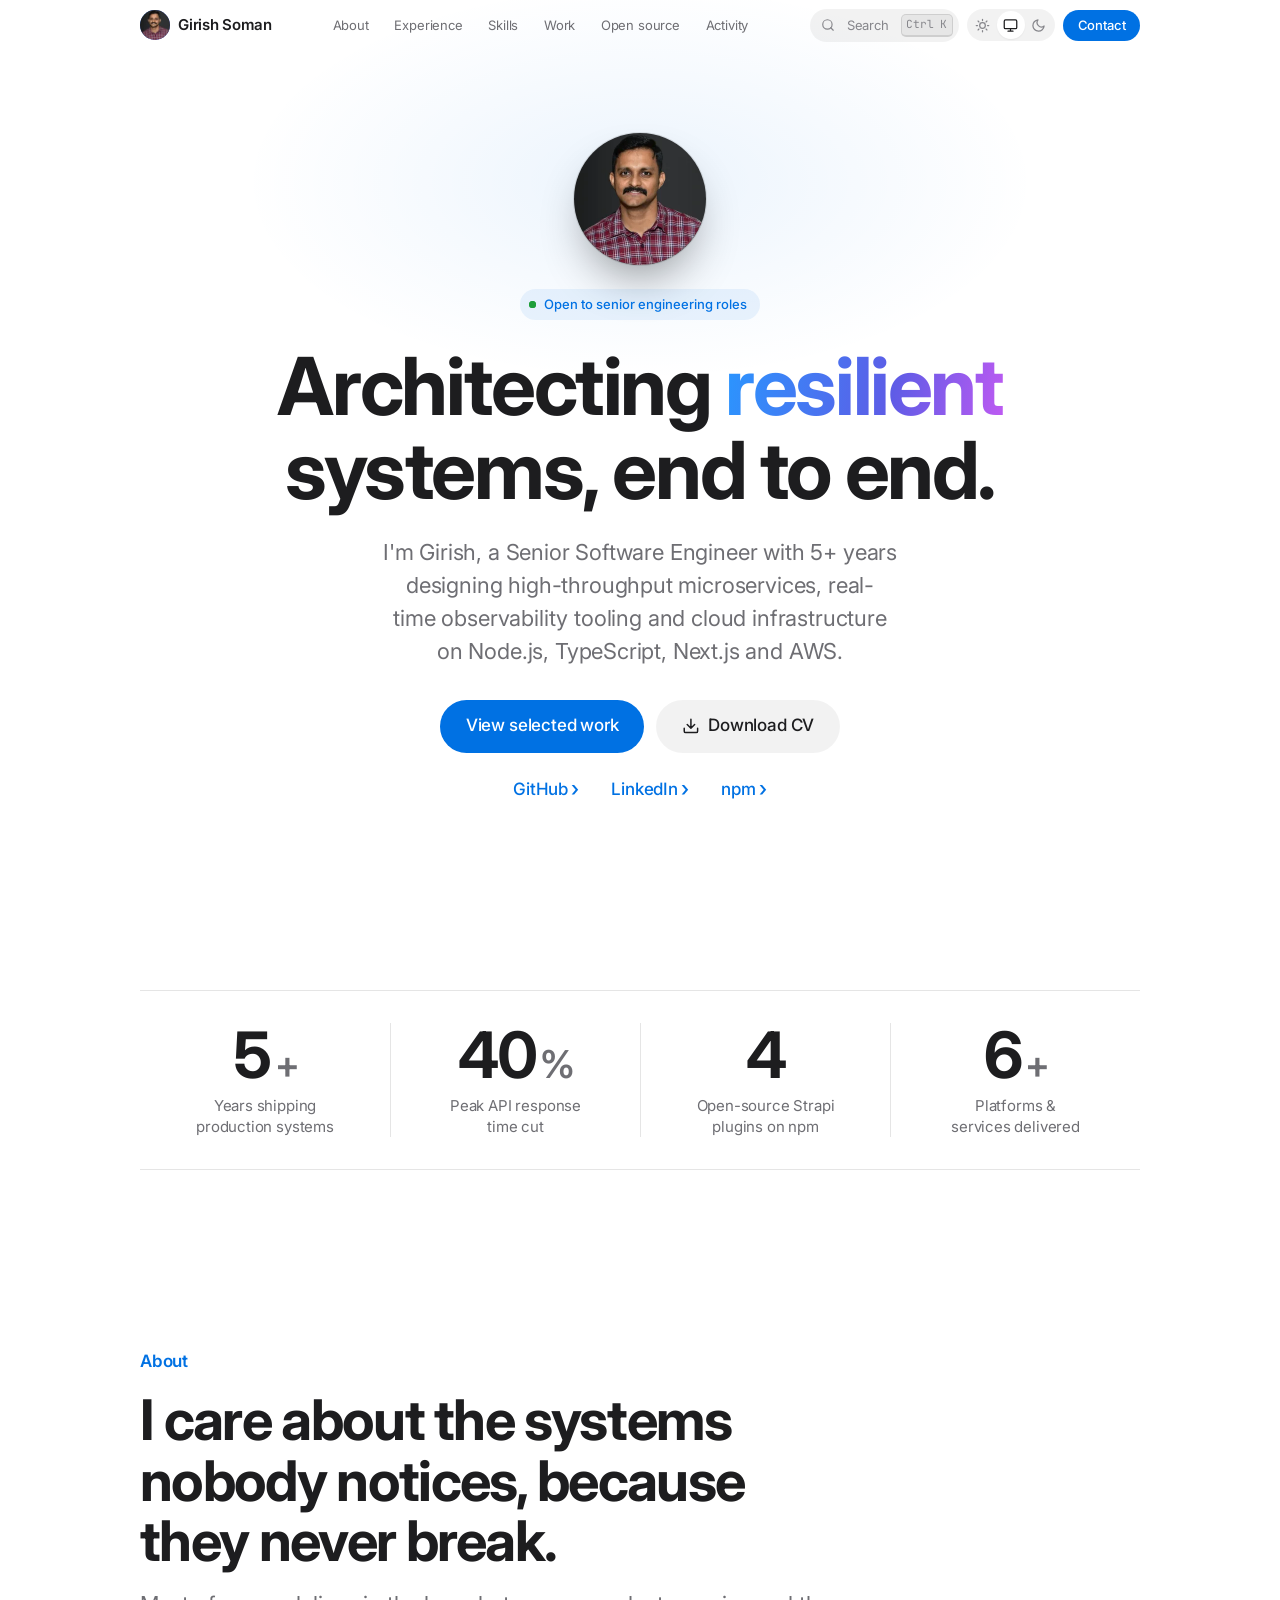
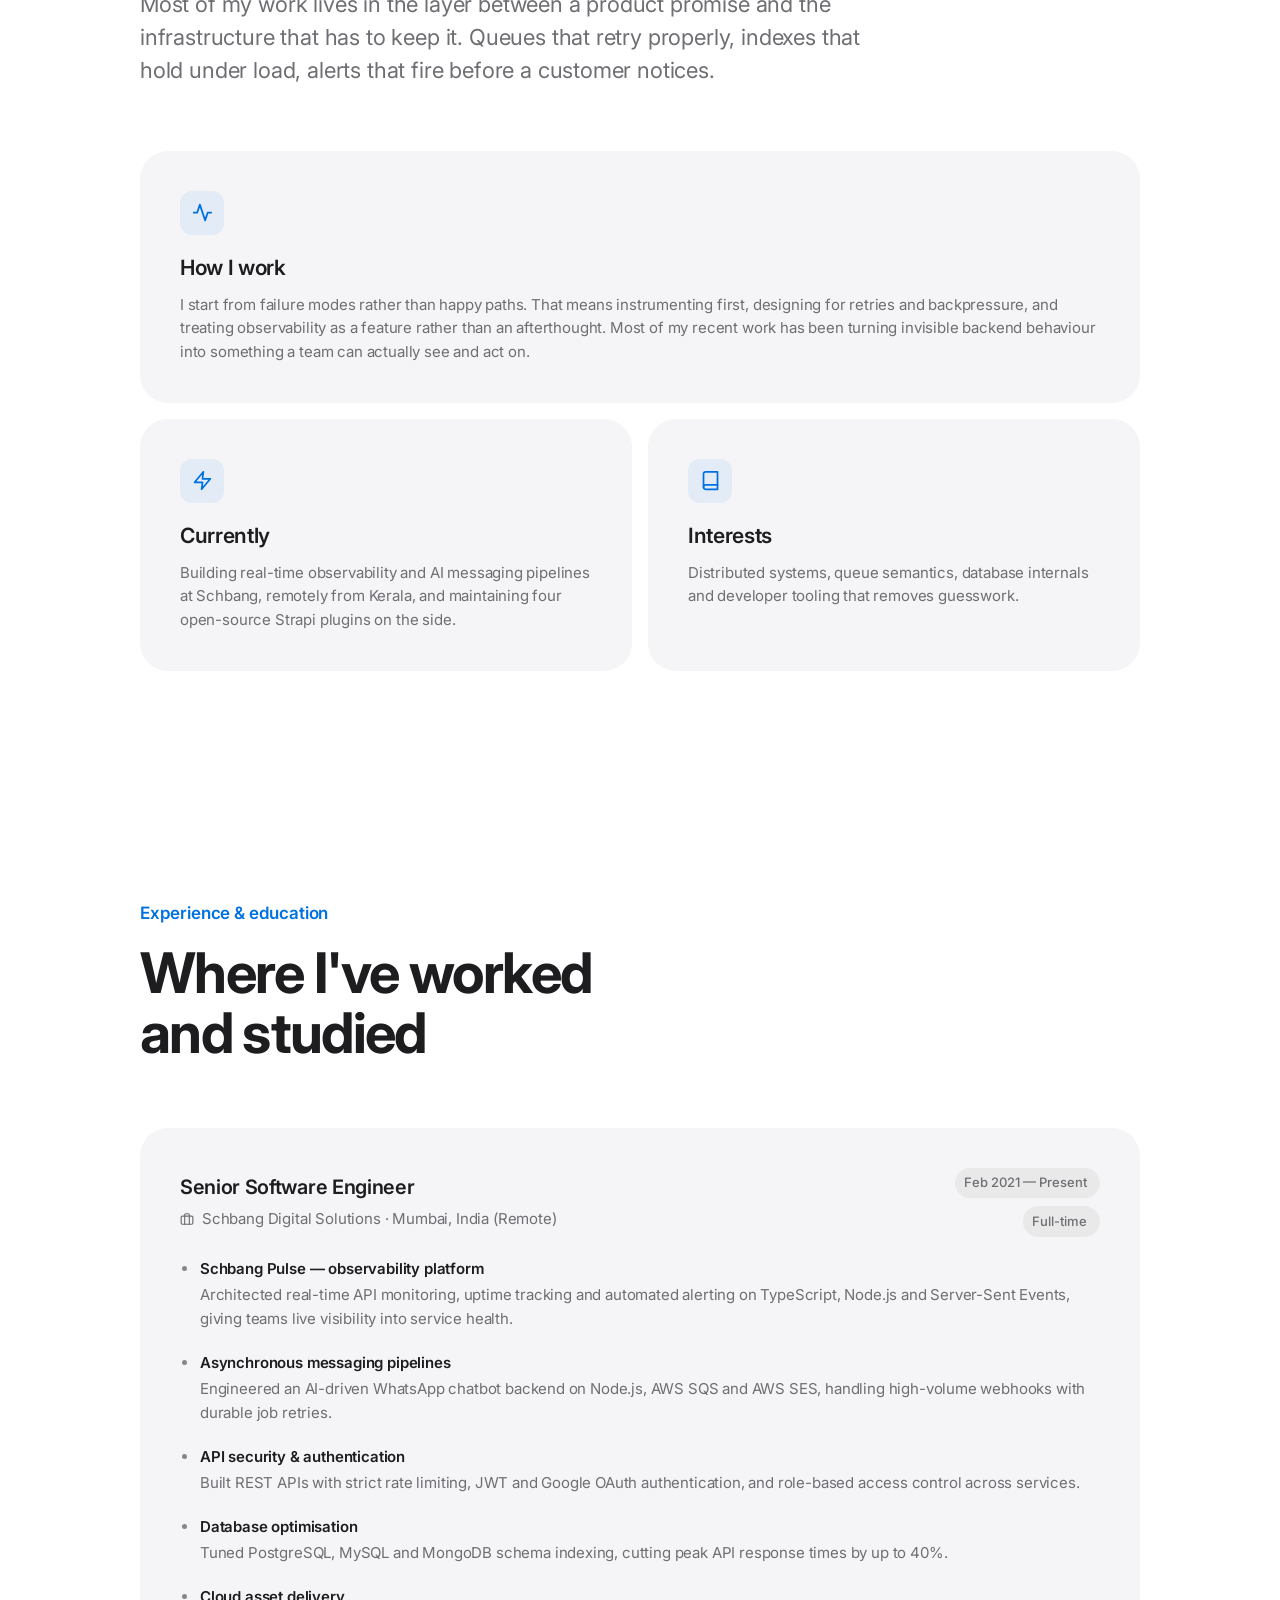
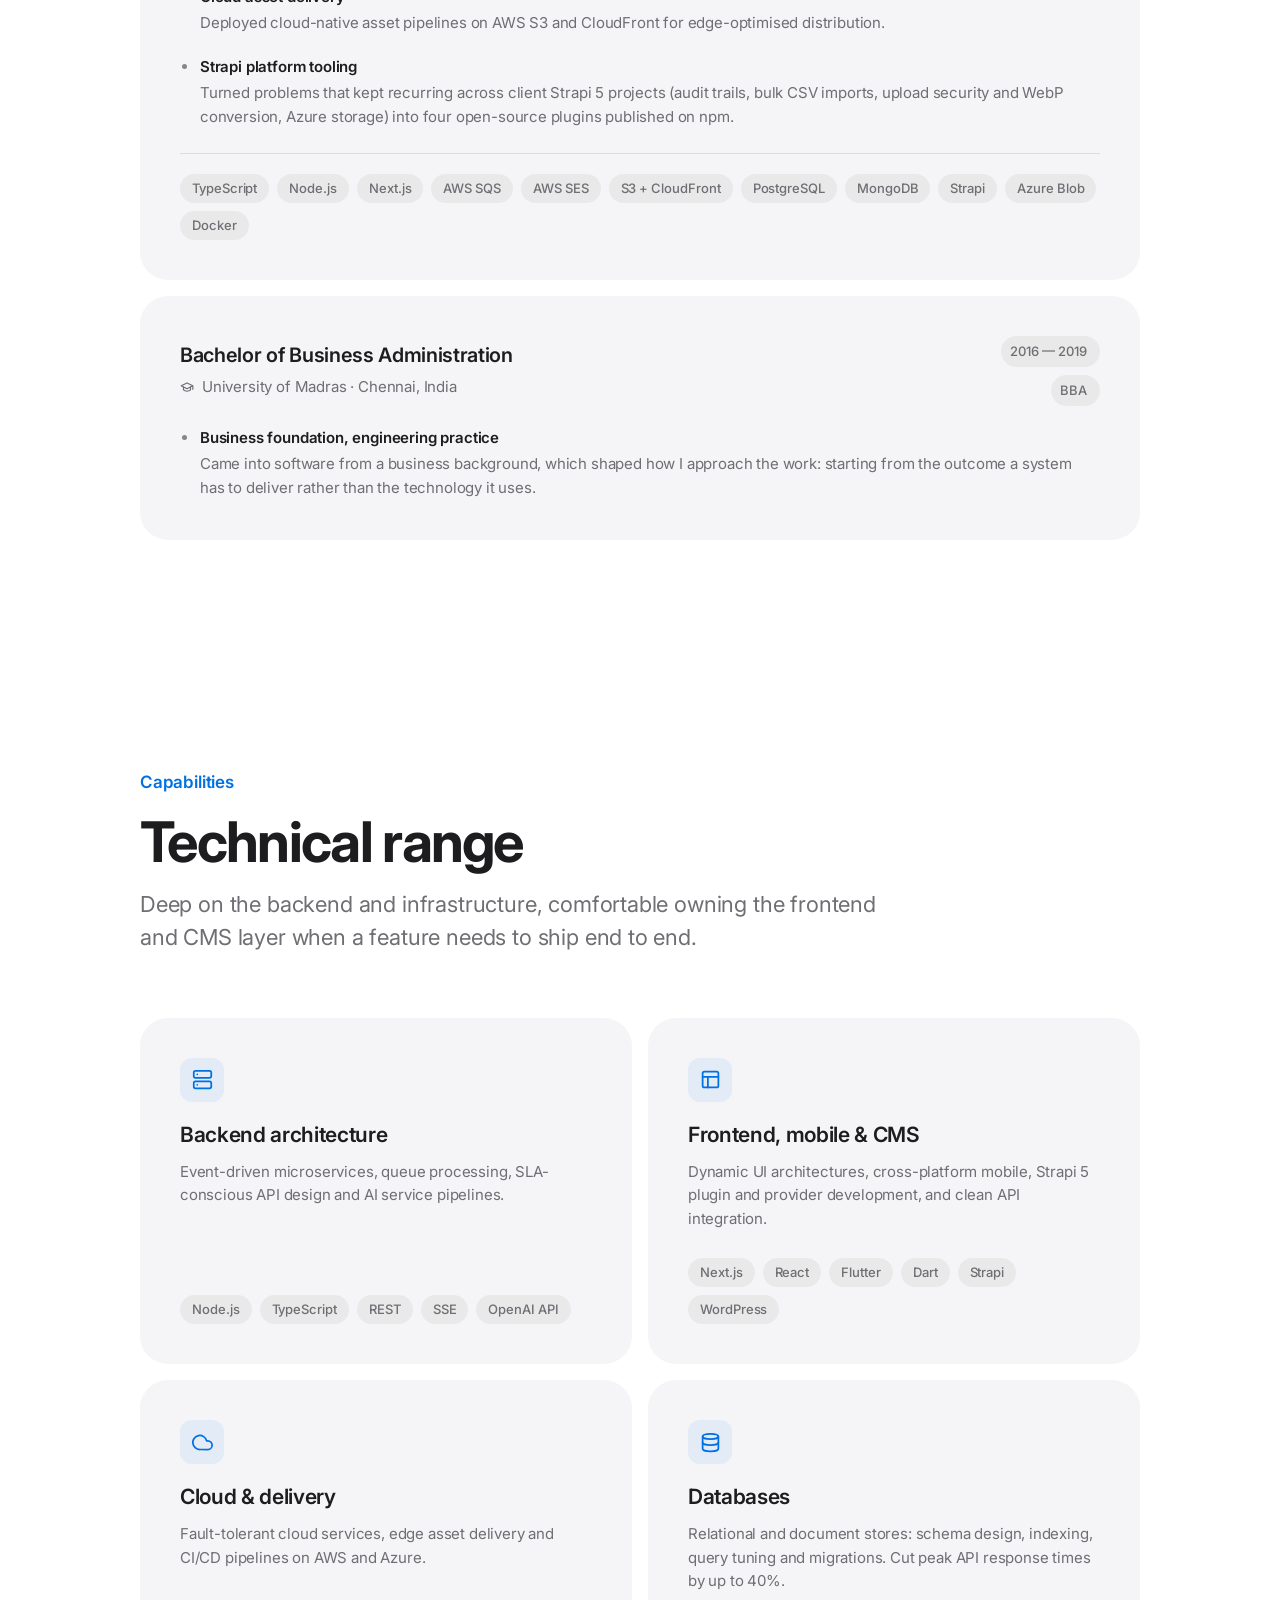
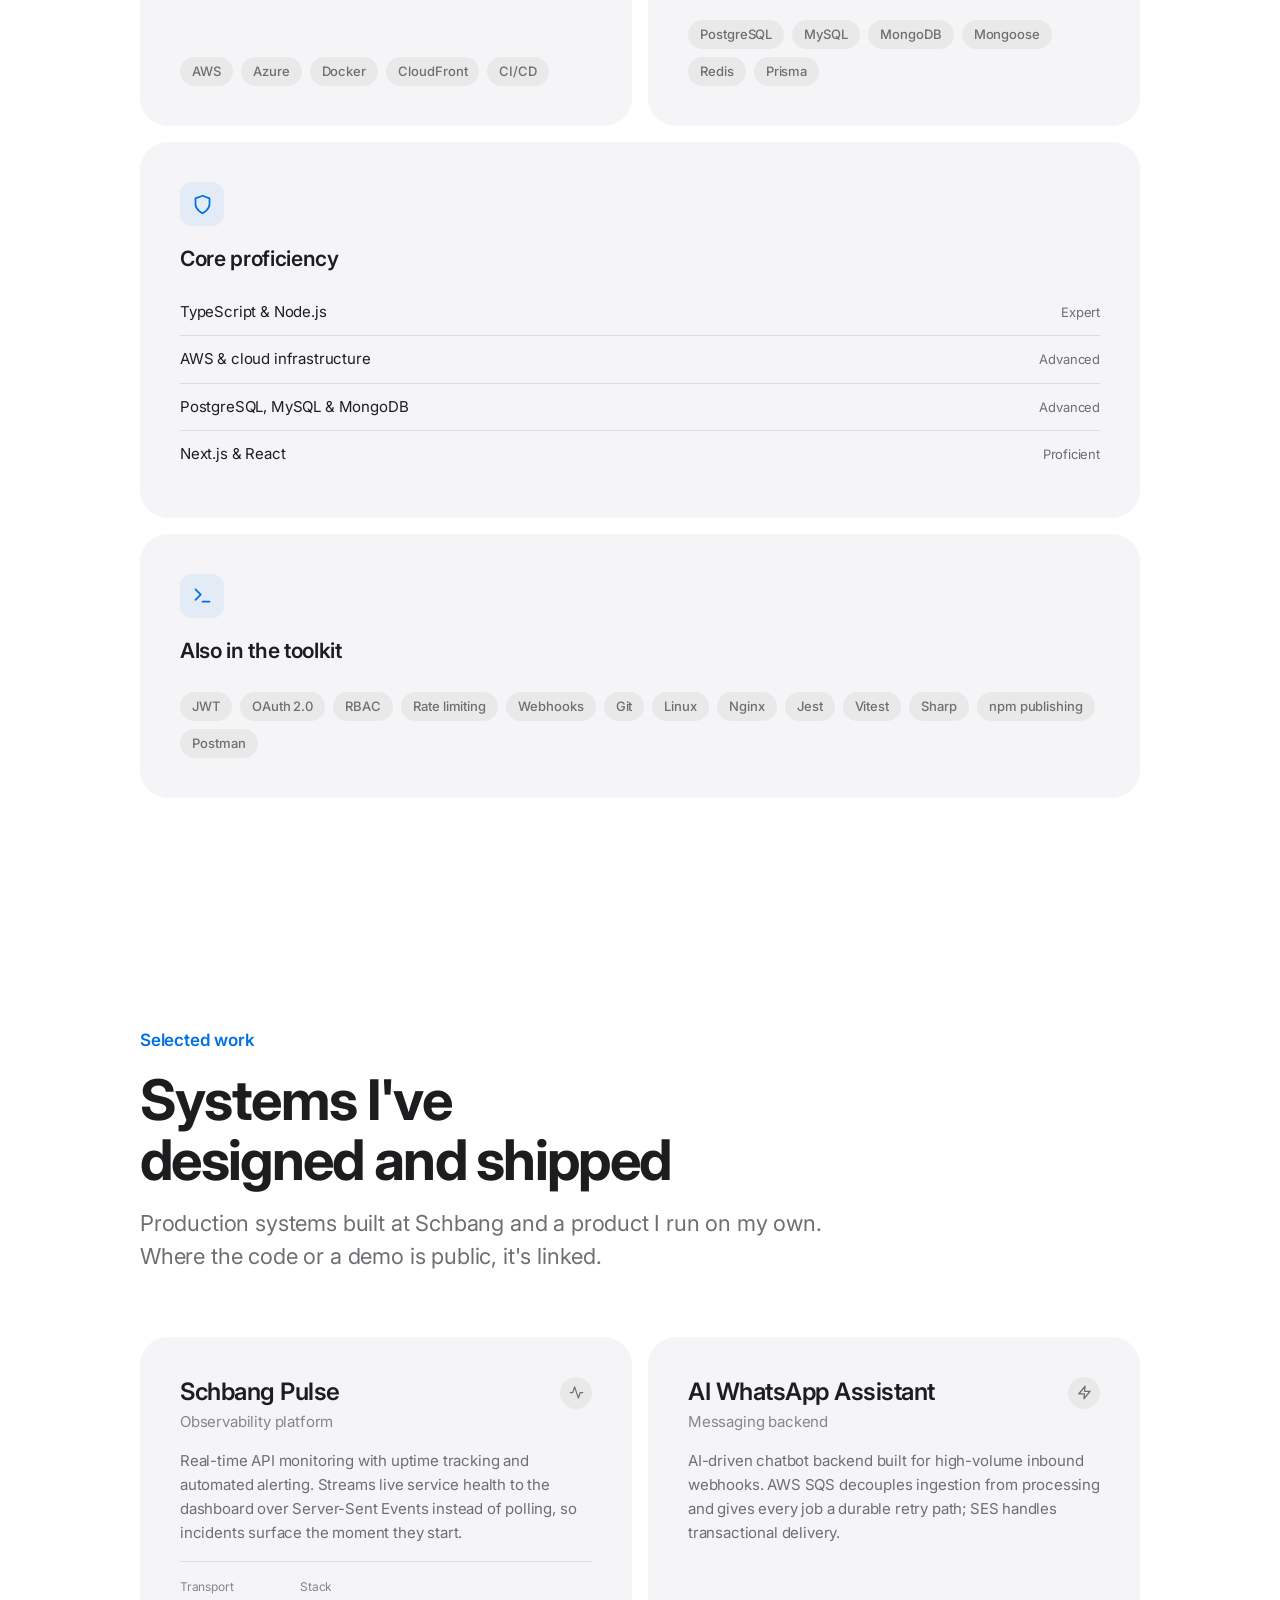
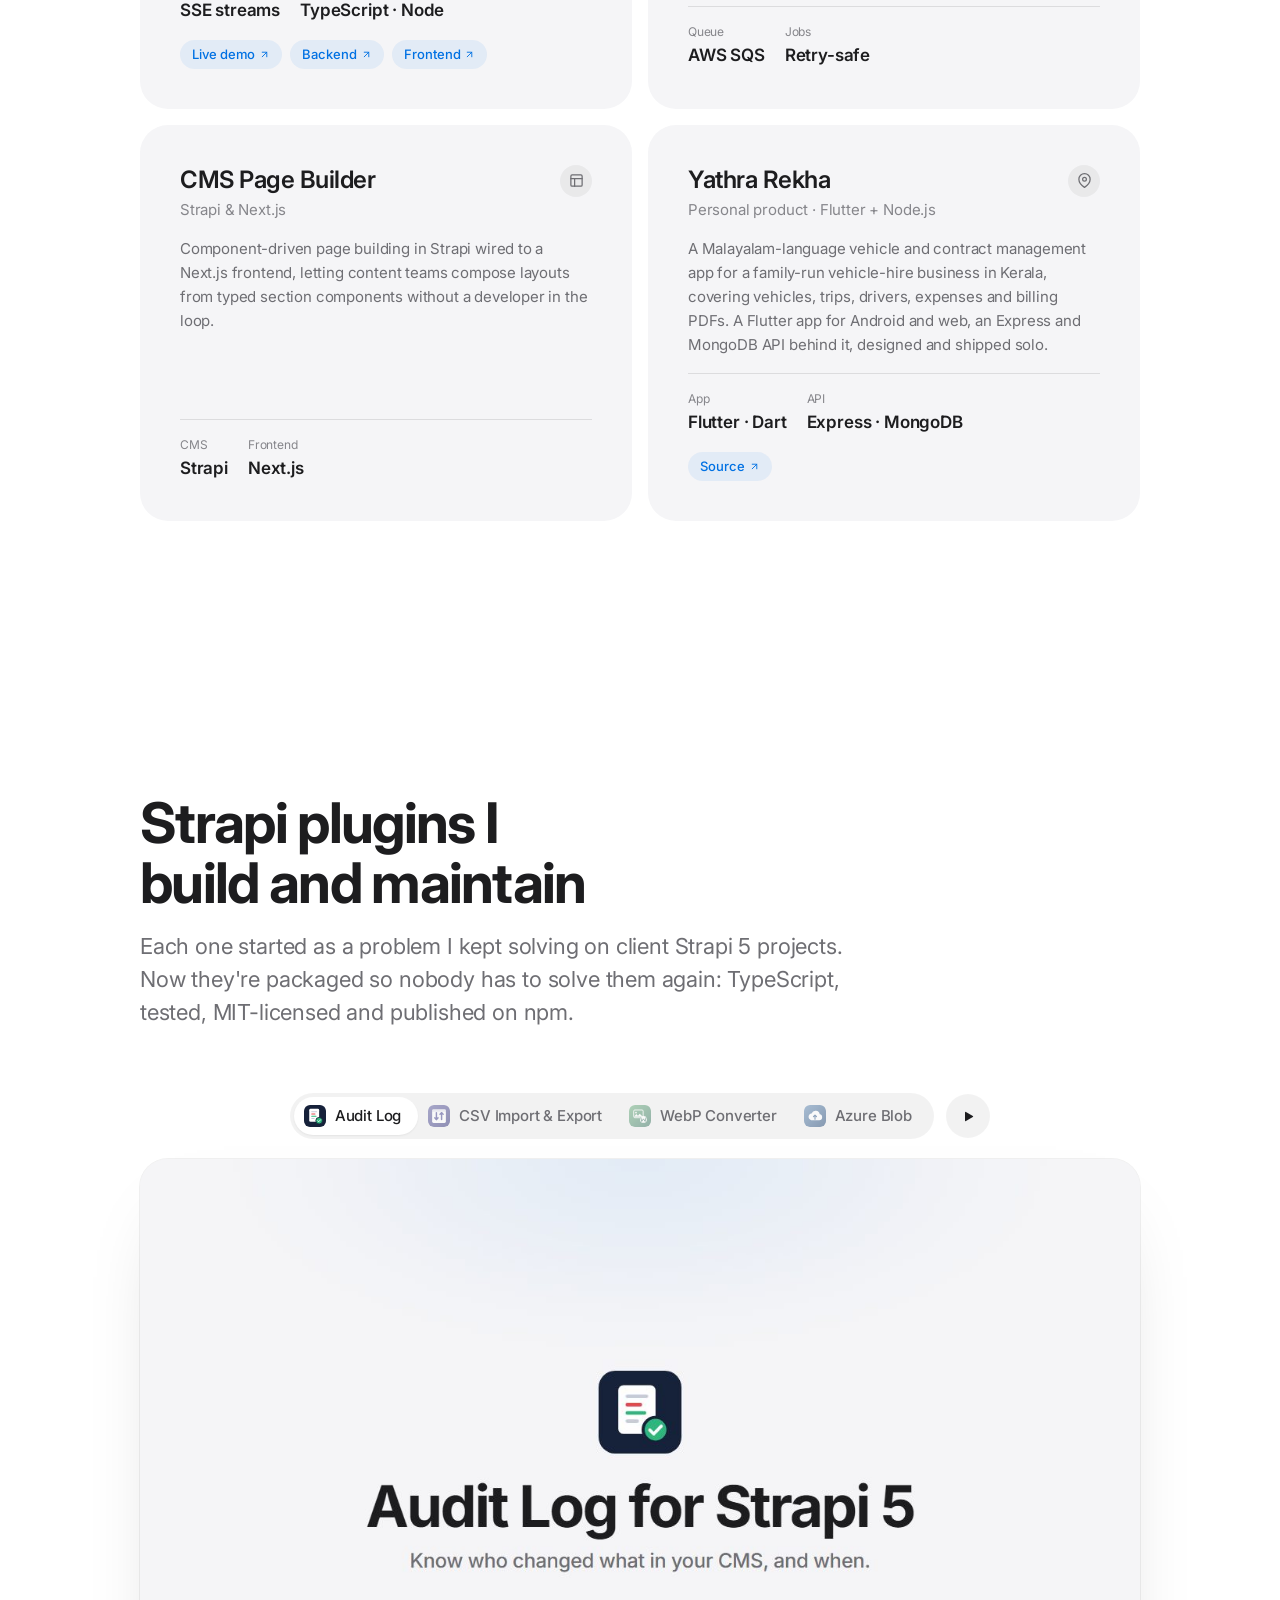
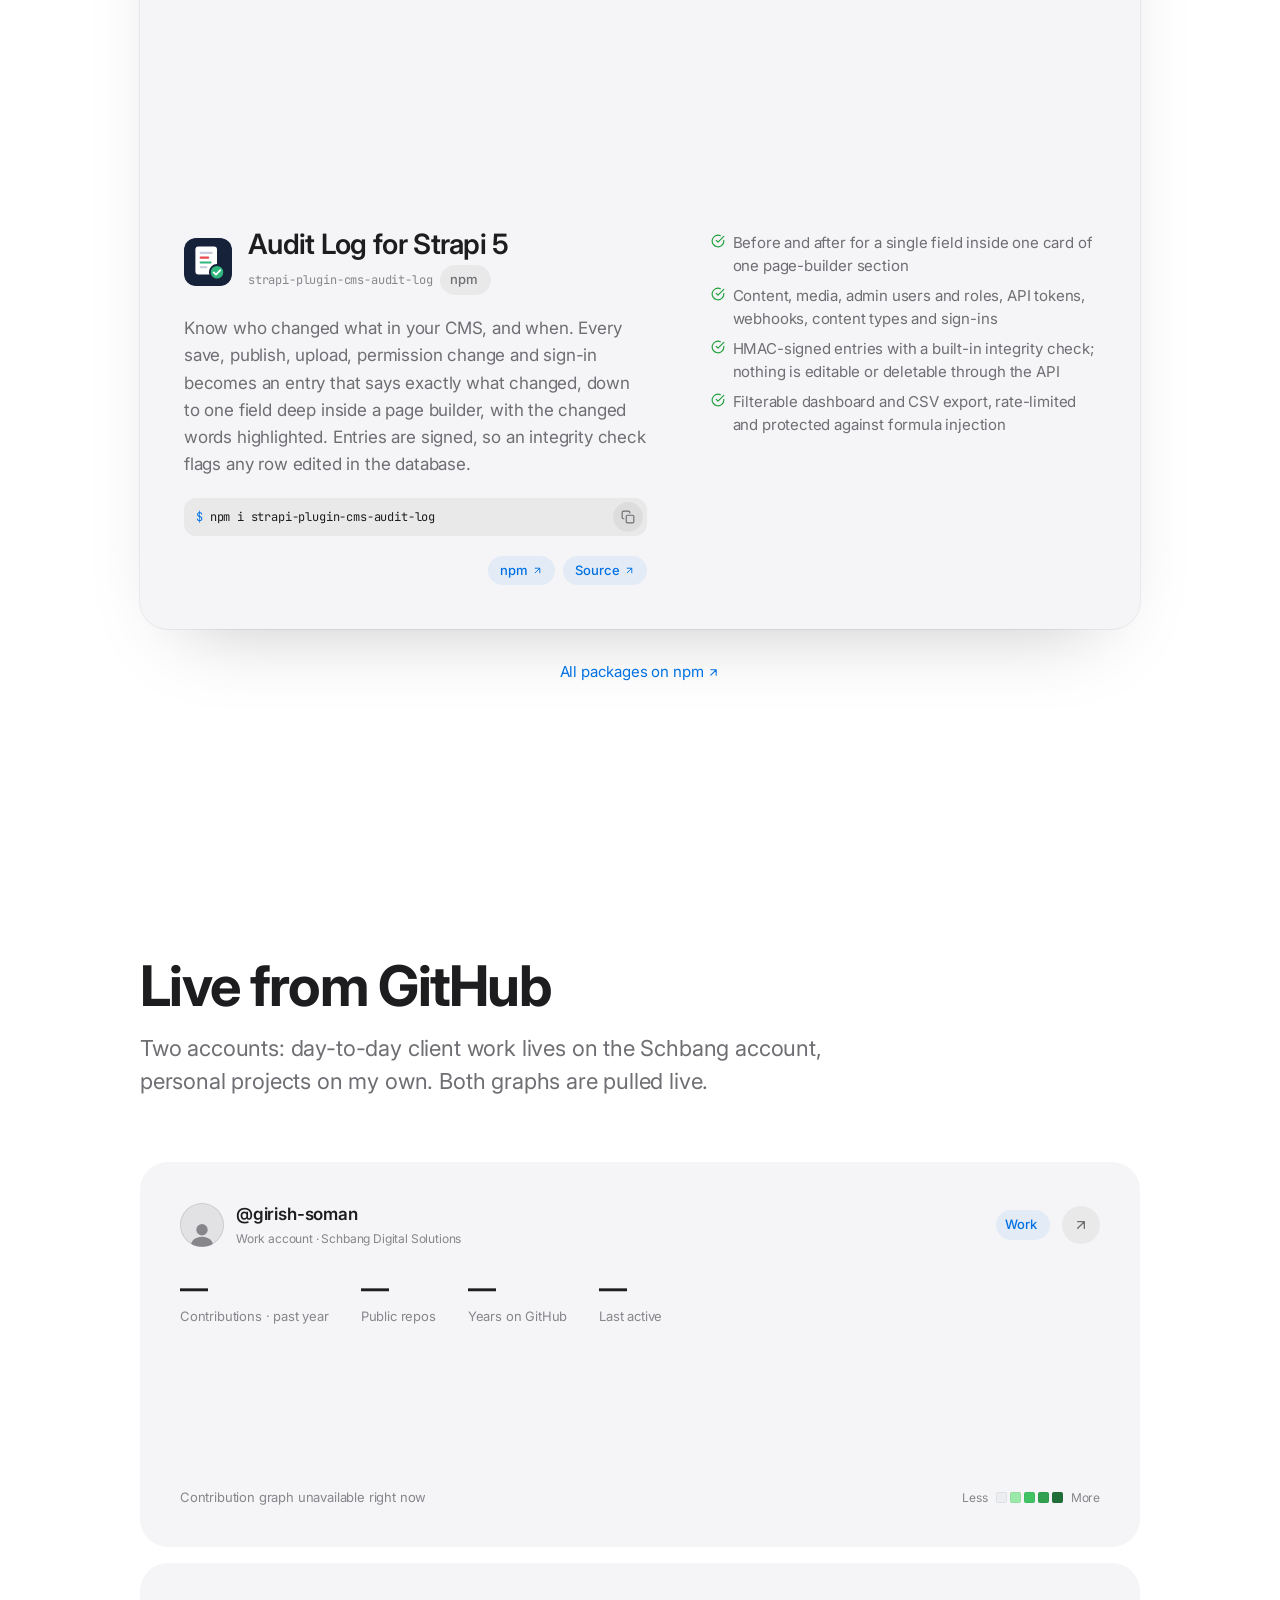
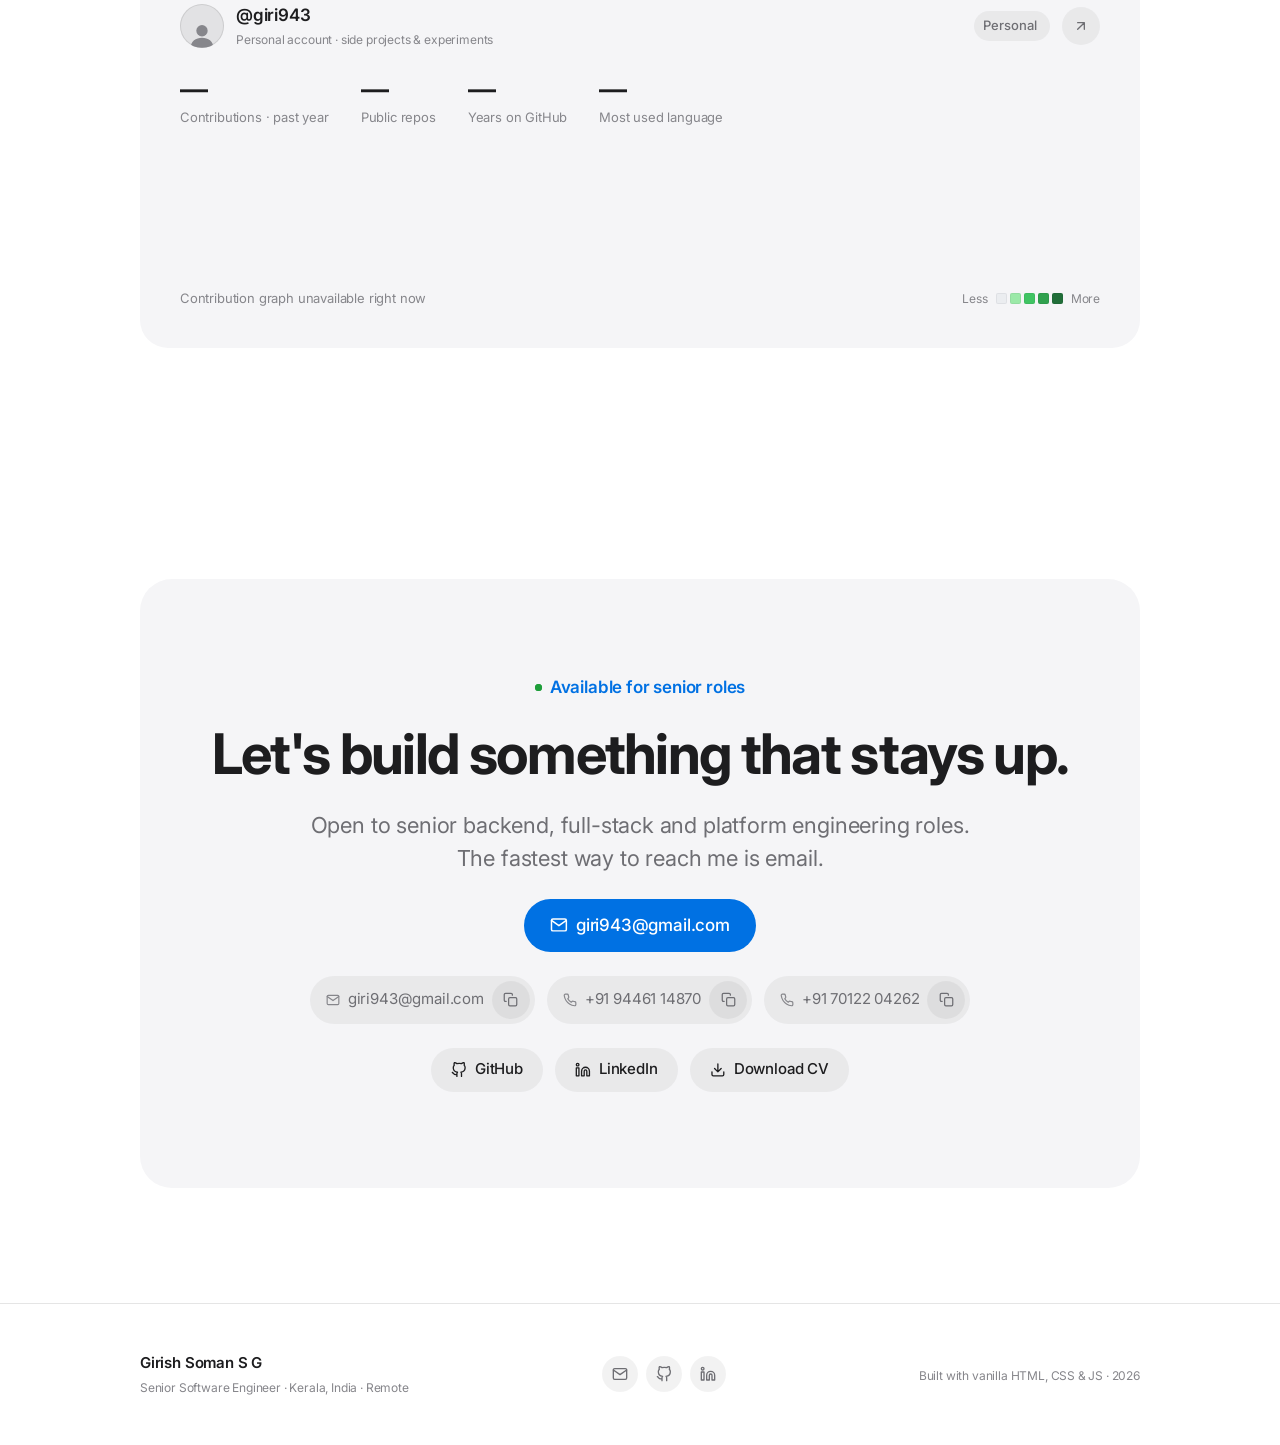
<file: index.html>
<!DOCTYPE html>
<html lang="en" data-theme="dark">
<head>
  <meta charset="UTF-8">
  <meta name="viewport" content="width=device-width, initial-scale=1">

  <title>Girish Soman — Senior Software Engineer</title>
  <meta name="description" content="Senior Software Engineer with 5+ years building high-throughput microservices, real-time observability tooling and cloud infrastructure on Node.js, TypeScript, Next.js and AWS. Maintainer of four open-source Strapi 5 plugins.">
  <meta name="author" content="Girish Soman S G">
  <link rel="canonical" href="https://giri943.github.io/girishsoman/">

  <!-- Theme colour matches each theme's page background so the browser chrome blends in -->
  <meta name="theme-color" content="#ffffff" media="(prefers-color-scheme: light)">
  <meta name="theme-color" content="#000000" media="(prefers-color-scheme: dark)">

  <!-- Open Graph / Twitter -->
  <meta property="og:type" content="profile">
  <meta property="og:title" content="Girish Soman — Senior Software Engineer">
  <meta property="og:description" content="Architecting resilient, full-stack systems with Node.js, TypeScript, Next.js and AWS.">
  <meta property="og:url" content="https://giri943.github.io/girishsoman/">
  <meta property="og:locale" content="en_IN">
  <meta property="og:image" content="https://giri943.github.io/girishsoman/assets/img/girish-soman-400.jpg">
  <meta property="og:image:alt" content="Girish Soman">
  <meta property="profile:first_name" content="Girish">
  <meta property="profile:last_name" content="Soman">
  <meta name="twitter:card" content="summary">
  <meta name="twitter:title" content="Girish Soman — Senior Software Engineer">
  <meta name="twitter:description" content="Architecting resilient, full-stack systems with Node.js, TypeScript, Next.js and AWS.">
  <meta name="twitter:image" content="https://giri943.github.io/girishsoman/assets/img/girish-soman-400.jpg">

  <!-- SVG favicon, inline so it costs no request -->
  <link rel="icon" href="data:image/svg+xml,%3Csvg xmlns='http://www.w3.org/2000/svg' viewBox='0 0 64 64'%3E%3Crect width='64' height='64' rx='14' fill='%230071e3'/%3E%3Ctext x='50%25' y='53%25' dominant-baseline='middle' text-anchor='middle' font-family='monospace' font-size='34' font-weight='700' fill='white'%3EG%3C/text%3E%3C/svg%3E">

  <!-- Fonts: preconnect early, load non-blocking. The native stack paints first. -->
  <link rel="preconnect" href="https://fonts.googleapis.com">
  <link rel="preconnect" href="https://fonts.gstatic.com" crossorigin>
  <link rel="stylesheet" href="https://fonts.googleapis.com/css2?family=Inter:wght@400;500;600;700&family=JetBrains+Mono:wght@400;500&display=swap" media="print" onload="this.media='all'">
  <noscript>
    <link rel="stylesheet" href="https://fonts.googleapis.com/css2?family=Inter:wght@400;500;600;700&family=JetBrains+Mono:wght@400;500&display=swap">
  </noscript>

  <link rel="preload" as="image" href="assets/img/girish-soman-264.webp" type="image/webp" fetchpriority="high">
  <link rel="stylesheet" href="assets/css/main.css">

  <!-- Resolve the theme before first paint so there is never a flash of the wrong one -->
  <script>
    (function () {
      try {
        var stored = localStorage.getItem('theme') || 'system';
        var dark = stored === 'dark' || (stored === 'system' &&
          window.matchMedia('(prefers-color-scheme: dark)').matches);
        document.documentElement.dataset.theme = dark ? 'dark' : 'light';
      } catch (e) {
        document.documentElement.dataset.theme = 'dark';
      }
    })();
  </script>

  <!-- Structured data for search engines and rich results -->
  <script type="application/ld+json">
  {
    "@context": "https://schema.org",
    "@type": "Person",
    "name": "Girish Soman S G",
    "jobTitle": "Senior Software Engineer",
    "email": "mailto:giri943@gmail.com",
    "telephone": ["+91-94461-14870", "+91-70122-04262"],
    "url": "https://giri943.github.io/girishsoman/",
    "image": "https://giri943.github.io/girishsoman/assets/img/girish-soman-400.jpg",
    "address": { "@type": "PostalAddress", "addressRegion": "Kerala", "addressCountry": "IN" },
    "worksFor": { "@type": "Organization", "name": "Schbang Digital Solutions" },
    "sameAs": [
      "https://github.com/giri943",
      "https://github.com/girish-soman",
      "https://www.linkedin.com/in/girish-soman",
      "https://www.npmjs.com/~giri943"
    ],
    "knowsAbout": ["Node.js", "TypeScript", "Express", "Next.js", "React", "Flutter", "Dart", "AWS", "PostgreSQL", "MySQL", "MongoDB", "Mongoose", "Redis", "Strapi", "Strapi plugin development", "Azure Blob Storage", "Docker", "System Design"]
  }
  </script>
</head>

<body>
  <a class="skip-link" href="#main">Skip to content</a>


  <!-- Icon sprite: one inline definition, referenced everywhere via <use> -->
  <svg width="0" height="0" style="position:absolute" aria-hidden="true" focusable="false">
    <defs>
      <g id="i-sun" fill="none" stroke="currentColor" stroke-width="2" stroke-linecap="round"><circle cx="12" cy="12" r="4.5"/><path d="M12 2v2M12 20v2M2 12h2M20 12h2M4.9 4.9l1.4 1.4M17.7 17.7l1.4 1.4M19.1 4.9l-1.4 1.4M6.3 17.7l-1.4 1.4"/></g>
      <g id="i-moon" fill="none" stroke="currentColor" stroke-width="2" stroke-linecap="round" stroke-linejoin="round"><path d="M21 12.8A9 9 0 1 1 11.2 3a7 7 0 0 0 9.8 9.8z"/></g>
      <g id="i-monitor" fill="none" stroke="currentColor" stroke-width="2" stroke-linecap="round" stroke-linejoin="round"><rect x="2" y="3" width="20" height="14" rx="2"/><path d="M8 21h8M12 17v4"/></g>
      <g id="i-mail" fill="none" stroke="currentColor" stroke-width="2" stroke-linecap="round" stroke-linejoin="round"><rect x="2" y="4" width="20" height="16" rx="2"/><path d="m22 6-10 7L2 6"/></g>
      <g id="i-github" fill="none" stroke="currentColor" stroke-width="2" stroke-linecap="round" stroke-linejoin="round"><path d="M9 19c-5 1.5-5-2.5-7-3m14 6v-3.9a3.4 3.4 0 0 0-.9-2.6c3.1-.4 6.4-1.5 6.4-7A5.4 5.4 0 0 0 20 4.8 5.1 5.1 0 0 0 19.9 1S18.7.7 16 2.5a13.4 13.4 0 0 0-7 0C6.3.7 5.1 1 5.1 1A5.1 5.1 0 0 0 5 4.8a5.4 5.4 0 0 0-1.5 3.8c0 5.4 3.3 6.6 6.4 7A3.4 3.4 0 0 0 9 18.1V22"/></g>
      <g id="i-linkedin" fill="none" stroke="currentColor" stroke-width="2" stroke-linecap="round" stroke-linejoin="round"><path d="M16 8a6 6 0 0 1 6 6v7h-4v-7a2 2 0 0 0-4 0v7h-4v-7a6 6 0 0 1 6-6z"/><rect x="2" y="9" width="4" height="12"/><circle cx="4" cy="4" r="2"/></g>
      <g id="i-search" fill="none" stroke="currentColor" stroke-width="2" stroke-linecap="round" stroke-linejoin="round"><circle cx="11" cy="11" r="8"/><path d="m21 21-4.3-4.3"/></g>
      <g id="i-arrow-up" fill="none" stroke="currentColor" stroke-width="2" stroke-linecap="round" stroke-linejoin="round"><path d="M12 19V5M5 12l7-7 7 7"/></g>
      <g id="i-arrow-ur" fill="none" stroke="currentColor" stroke-width="2" stroke-linecap="round" stroke-linejoin="round"><path d="M7 17 17 7M7 7h10v10"/></g>
      <g id="i-check" fill="none" stroke="currentColor" stroke-width="2" stroke-linecap="round" stroke-linejoin="round"><path d="M22 11v1a10 10 0 1 1-5.9-9.1"/><path d="m22 4-10 10-3-3"/></g>
      <g id="i-copy" fill="none" stroke="currentColor" stroke-width="2" stroke-linecap="round" stroke-linejoin="round"><rect x="9" y="9" width="13" height="13" rx="2"/><path d="M5 15H4a2 2 0 0 1-2-2V4a2 2 0 0 1 2-2h9a2 2 0 0 1 2 2v1"/></g>
      <g id="i-printer" fill="none" stroke="currentColor" stroke-width="2" stroke-linecap="round" stroke-linejoin="round"><path d="M6 9V2h12v7"/><path d="M6 18H4a2 2 0 0 1-2-2v-5a2 2 0 0 1 2-2h16a2 2 0 0 1 2 2v5a2 2 0 0 1-2 2h-2"/><rect x="6" y="14" width="12" height="8"/></g>
      <g id="i-briefcase" fill="none" stroke="currentColor" stroke-width="2" stroke-linecap="round" stroke-linejoin="round"><rect x="2" y="7" width="20" height="14" rx="2"/><path d="M16 21V5a2 2 0 0 0-2-2h-4a2 2 0 0 0-2 2v16"/></g>
      <g id="i-pin" fill="none" stroke="currentColor" stroke-width="2" stroke-linecap="round" stroke-linejoin="round"><path d="M21 10c0 7-9 13-9 13s-9-6-9-13a9 9 0 0 1 18 0z"/><circle cx="12" cy="10" r="3"/></g>
      <g id="i-calendar" fill="none" stroke="currentColor" stroke-width="2" stroke-linecap="round" stroke-linejoin="round"><rect x="3" y="4" width="18" height="18" rx="2"/><path d="M16 2v4M8 2v4M3 10h18"/></g>
      <g id="i-server" fill="none" stroke="currentColor" stroke-width="2" stroke-linecap="round" stroke-linejoin="round"><rect x="2" y="2" width="20" height="8" rx="2"/><rect x="2" y="14" width="20" height="8" rx="2"/><path d="M6 6h.01M6 18h.01"/></g>
      <g id="i-layout" fill="none" stroke="currentColor" stroke-width="2" stroke-linecap="round" stroke-linejoin="round"><rect x="3" y="3" width="18" height="18" rx="2"/><path d="M3 9h18M9 21V9"/></g>
      <g id="i-cloud" fill="none" stroke="currentColor" stroke-width="2" stroke-linecap="round" stroke-linejoin="round"><path d="M18 10h-1.3A8 8 0 1 0 9 20h9a5 5 0 0 0 0-10z"/></g>
      <g id="i-database" fill="none" stroke="currentColor" stroke-width="2" stroke-linecap="round" stroke-linejoin="round"><ellipse cx="12" cy="5" rx="9" ry="3"/><path d="M21 12c0 1.7-4 3-9 3s-9-1.3-9-3"/><path d="M3 5v14c0 1.7 4 3 9 3s9-1.3 9-3V5"/></g>
      <g id="i-activity" fill="none" stroke="currentColor" stroke-width="2" stroke-linecap="round" stroke-linejoin="round"><path d="M22 12h-4l-3 9L9 3l-3 9H2"/></g>
      <g id="i-shield" fill="none" stroke="currentColor" stroke-width="2" stroke-linecap="round" stroke-linejoin="round"><path d="M12 22s8-4 8-10V5l-8-3-8 3v7c0 6 8 10 8 10z"/></g>
      <g id="i-zap" fill="none" stroke="currentColor" stroke-width="2" stroke-linecap="round" stroke-linejoin="round"><path d="M13 2 3 14h9l-1 8 10-12h-9l1-8z"/></g>
      <g id="i-users" fill="none" stroke="currentColor" stroke-width="2" stroke-linecap="round" stroke-linejoin="round"><path d="M17 21v-2a4 4 0 0 0-4-4H5a4 4 0 0 0-4 4v2"/><circle cx="9" cy="7" r="4"/><path d="M23 21v-2a4 4 0 0 0-3-3.9M16 3.1a4 4 0 0 1 0 7.8"/></g>
      <g id="i-star" fill="none" stroke="currentColor" stroke-width="2" stroke-linecap="round" stroke-linejoin="round"><path d="m12 2 3.1 6.3 6.9 1-5 4.9 1.2 6.9L12 17.8l-6.2 3.2L7 14.1 2 9.3l6.9-1L12 2z"/></g>
      <g id="i-branch" fill="none" stroke="currentColor" stroke-width="2" stroke-linecap="round" stroke-linejoin="round"><path d="M6 3v15"/><circle cx="18" cy="6" r="3"/><circle cx="6" cy="18" r="3"/><path d="M18 9a9 9 0 0 1-9 9"/></g>
      <g id="i-book" fill="none" stroke="currentColor" stroke-width="2" stroke-linecap="round" stroke-linejoin="round"><path d="M4 19.5A2.5 2.5 0 0 1 6.5 17H20"/><path d="M6.5 2H20v20H6.5A2.5 2.5 0 0 1 4 19.5v-15A2.5 2.5 0 0 1 6.5 2z"/></g>
      <g id="i-enter" fill="none" stroke="currentColor" stroke-width="2" stroke-linecap="round" stroke-linejoin="round"><path d="m9 10-5 5 5 5"/><path d="M20 4v7a4 4 0 0 1-4 4H4"/></g>
      <g id="i-updown" fill="none" stroke="currentColor" stroke-width="2" stroke-linecap="round" stroke-linejoin="round"><path d="m18 15-6 6-6-6M6 9l6-6 6 6"/></g>
      <g id="i-download" fill="none" stroke="currentColor" stroke-width="2" stroke-linecap="round" stroke-linejoin="round"><path d="M21 15v4a2 2 0 0 1-2 2H5a2 2 0 0 1-2-2v-4"/><path d="m7 10 5 5 5-5M12 15V3"/></g>
      <g id="i-terminal" fill="none" stroke="currentColor" stroke-width="2" stroke-linecap="round" stroke-linejoin="round"><path d="m4 17 6-6-6-6M12 19h8"/></g>
      <g id="i-code" fill="none" stroke="currentColor" stroke-width="2" stroke-linecap="round" stroke-linejoin="round"><path d="m16 18 6-6-6-6M8 6l-6 6 6 6"/></g>
      <g id="i-layers" fill="none" stroke="currentColor" stroke-width="2" stroke-linecap="round" stroke-linejoin="round"><path d="m12 2 10 5-10 5L2 7l10-5z"/><path d="m2 12 10 5 10-5M2 17l10 5 10-5"/></g>
      <g id="i-cap" fill="none" stroke="currentColor" stroke-width="2" stroke-linecap="round" stroke-linejoin="round"><path d="M22 10v6M2 10l10-5 10 5-10 5z"/><path d="M6 12v5c3 3 9 3 12 0v-5"/></g>
      <g id="i-phone" fill="none" stroke="currentColor" stroke-width="2" stroke-linecap="round" stroke-linejoin="round"><path d="M22 16.9v3a2 2 0 0 1-2.2 2 19.8 19.8 0 0 1-8.6-3.1 19.5 19.5 0 0 1-6-6A19.8 19.8 0 0 1 2.1 4.1 2 2 0 0 1 4.1 2h3a2 2 0 0 1 2 1.7 12.8 12.8 0 0 0 .7 2.8 2 2 0 0 1-.5 2.1L8.1 9.9a16 16 0 0 0 6 6l1.3-1.3a2 2 0 0 1 2.1-.4 12.8 12.8 0 0 0 2.8.7A2 2 0 0 1 22 16.9z"/></g>
      <g id="i-package" fill="none" stroke="currentColor" stroke-width="2" stroke-linecap="round" stroke-linejoin="round"><path d="m16.5 9.4-9-5.2M21 16V8a2 2 0 0 0-1-1.7l-7-4a2 2 0 0 0-2 0l-7 4A2 2 0 0 0 3 8v8a2 2 0 0 0 1 1.7l7 4a2 2 0 0 0 2 0l7-4a2 2 0 0 0 1-1.7z"/><path d="M3.3 7 12 12l8.7-5M12 22V12"/></g>
      <g id="i-play" fill="currentColor" stroke="none"><path d="M8 5.5v13a1 1 0 0 0 1.5.86l11-6.5a1 1 0 0 0 0-1.72l-11-6.5A1 1 0 0 0 8 5.5z"/></g>
      <g id="i-pause" fill="currentColor" stroke="none"><rect x="6" y="5" width="4" height="14" rx="1"/><rect x="14" y="5" width="4" height="14" rx="1"/></g>
      <g id="i-person" fill="currentColor" stroke="none"><circle cx="12" cy="9" r="4"/><path d="M4 21c0-4.4 3.6-7 8-7s8 2.6 8 7z"/></g>
    </defs>
  </svg>

  <!-- ====================================================================
       Header
       ==================================================================== -->
  <header class="header" id="header">
    <div class="container header__inner">
      <a class="brand" href="#" aria-label="Girish Soman, home">
        <span class="brand__mark" aria-hidden="true">G<img class="brand__photo" src="assets/img/girish-soman-64.webp" alt="" width="30" height="30"></span>
        <span class="brand__name" aria-hidden="true">Girish Soman</span>
      </a>

      <nav class="nav" id="primary-nav" aria-label="Sections">
        <span class="nav__indicator" aria-hidden="true"></span>
        <a class="nav__link" href="#about">About</a>
        <a class="nav__link" href="#experience">Experience</a>
        <a class="nav__link" href="#skills">Skills</a>
        <a class="nav__link" href="#work">Work</a>
        <a class="nav__link" href="#open-source">Open source</a>
        <a class="nav__link" href="#activity">Activity</a>
      </nav>

      <div class="header__actions">
        <button class="palette-trigger" type="button" data-palette-open aria-label="Open command palette">
          <svg width="14" height="14" viewBox="0 0 24 24" aria-hidden="true"><use href="#i-search"/></svg>
          <span>Search</span>
          <kbd class="kbd" data-mod-key>Ctrl K</kbd>
        </button>

        <div class="theme-toggle" role="radiogroup" aria-label="Colour theme">
          <span class="theme-toggle__thumb" aria-hidden="true" data-theme-thumb></span>
          <button class="theme-toggle__option" type="button" role="radio" data-theme-set="light" aria-checked="false" aria-label="Light theme">
            <svg viewBox="0 0 24 24" aria-hidden="true"><use href="#i-sun"/></svg>
          </button>
          <button class="theme-toggle__option" type="button" role="radio" data-theme-set="system" aria-checked="true" aria-label="Match system theme">
            <svg viewBox="0 0 24 24" aria-hidden="true"><use href="#i-monitor"/></svg>
          </button>
          <button class="theme-toggle__option" type="button" role="radio" data-theme-set="dark" aria-checked="false" aria-label="Dark theme">
            <svg viewBox="0 0 24 24" aria-hidden="true"><use href="#i-moon"/></svg>
          </button>
        </div>

        <a class="btn btn--primary btn--sm header__cta" href="#contact">Contact</a>

        <button class="menu-btn" type="button" data-drawer-toggle aria-expanded="false" aria-controls="drawer" aria-label="Open menu">
          <span class="menu-btn__bars" aria-hidden="true"><span></span><span></span></span>
        </button>
      </div>
    </div>
  </header>

  <!-- Mobile drawer -->
  <div class="drawer" id="drawer" data-open="false" role="dialog" aria-modal="true" aria-label="Menu" inert>
    <div class="drawer__scrim" data-drawer-close></div>
    <div class="drawer__panel">
      <a class="drawer__link" href="#about">About <svg viewBox="0 0 24 24" aria-hidden="true"><use href="#i-arrow-ur"/></svg></a>
      <a class="drawer__link" href="#experience">Experience <svg viewBox="0 0 24 24" aria-hidden="true"><use href="#i-arrow-ur"/></svg></a>
      <a class="drawer__link" href="#skills">Skills <svg viewBox="0 0 24 24" aria-hidden="true"><use href="#i-arrow-ur"/></svg></a>
      <a class="drawer__link" href="#work">Work <svg viewBox="0 0 24 24" aria-hidden="true"><use href="#i-arrow-ur"/></svg></a>
      <a class="drawer__link" href="#open-source">Open source <svg viewBox="0 0 24 24" aria-hidden="true"><use href="#i-arrow-ur"/></svg></a>
      <a class="drawer__link" href="#activity">Activity <svg viewBox="0 0 24 24" aria-hidden="true"><use href="#i-arrow-ur"/></svg></a>
      <a class="drawer__link" href="#contact">Contact <svg viewBox="0 0 24 24" aria-hidden="true"><use href="#i-arrow-ur"/></svg></a>
      <div class="drawer__footer">
        <a class="btn btn--primary" href="mailto:giri943@gmail.com">
          <svg class="btn__icon" viewBox="0 0 24 24" aria-hidden="true"><use href="#i-mail"/></svg> Get in touch
        </a>
        <a class="btn" href="assets/cv/Girish-Soman-Senior-Software-Engineer.pdf"
           download="Girish-Soman-Senior-Software-Engineer.pdf" data-cv>
          <svg class="btn__icon" viewBox="0 0 24 24" aria-hidden="true"><use href="#i-download"/></svg> Download CV
        </a>
      </div>
    </div>
  </div>

  <!-- Command palette -->
  <div class="palette" id="palette" data-open="false" role="dialog" aria-modal="true" aria-label="Command palette" inert>
    <div class="palette__scrim" data-palette-close></div>
    <div class="palette__panel">
      <div class="palette__search">
        <svg viewBox="0 0 24 24" aria-hidden="true"><use href="#i-search"/></svg>
        <input class="palette__input" type="text" id="palette-input" placeholder="Jump to a section or run a command…"
               autocomplete="off" spellcheck="false" role="combobox" aria-expanded="true"
               aria-controls="palette-list" aria-autocomplete="list">
      </div>
      <div class="palette__list" id="palette-list" role="listbox" aria-label="Results"></div>
      <div class="palette__footer" aria-hidden="true">
        <span><kbd class="kbd"><svg width="10" height="10" viewBox="0 0 24 24"><use href="#i-updown"/></svg></kbd> Navigate</span>
        <span><kbd class="kbd"><svg width="10" height="10" viewBox="0 0 24 24"><use href="#i-enter"/></svg></kbd> Select</span>
        <span><kbd class="kbd">Esc</kbd> Close</span>
      </div>
    </div>
  </div>

  <main id="main">
    <!-- ==================================================================
         Hero
         ================================================================== -->
    <section class="hero">
      <div class="container hero__inner">
        <img class="hero__photo" src="assets/img/girish-soman-264.webp" alt="Girish Soman"
             width="132" height="132" fetchpriority="high">

        <span class="badge badge--accent" data-reveal style="--reveal-delay:60ms">
          <span class="pulse-dot" aria-hidden="true"></span>
          Open to senior engineering roles
        </span>

        <h1 class="display hero__title" data-reveal style="--reveal-delay:120ms">
          Architecting <span class="text-gradient">resilient</span> systems, end to end.
        </h1>

        <p class="lead hero__lead" data-reveal style="--reveal-delay:180ms">
          I'm Girish, a Senior Software Engineer with 5+ years designing high-throughput
          microservices, real-time observability tooling and cloud infrastructure on
          Node.js, TypeScript, Next.js and AWS.
        </p>

        <div class="cluster hero__actions" data-reveal style="--reveal-delay:240ms">
          <a class="btn btn--primary btn--lg" href="#work">View selected work</a>
          <a class="btn btn--lg" href="assets/cv/Girish-Soman-Senior-Software-Engineer.pdf"
             download="Girish-Soman-Senior-Software-Engineer.pdf" data-cv>
            <svg class="btn__icon" viewBox="0 0 24 24" aria-hidden="true"><use href="#i-download"/></svg>
            Download CV
          </a>
        </div>

        <ul class="hero__links" data-reveal style="--reveal-delay:300ms">
          <li><a class="link-more" href="https://github.com/giri943" target="_blank" rel="noopener noreferrer">GitHub</a></li>
          <li><a class="link-more" href="https://www.linkedin.com/in/girish-soman" target="_blank" rel="noopener noreferrer">LinkedIn</a></li>
          <li><a class="link-more" href="https://www.npmjs.com/~giri943" target="_blank" rel="noopener noreferrer">npm</a></li>
        </ul>

        <ul class="hero__meta" data-reveal style="--reveal-delay:360ms">
          <li><svg viewBox="0 0 24 24" aria-hidden="true"><use href="#i-pin"/></svg> Kerala, India</li>
          <li><svg viewBox="0 0 24 24" aria-hidden="true"><use href="#i-briefcase"/></svg> Schbang Digital Solutions</li>
          <li><svg viewBox="0 0 24 24" aria-hidden="true"><use href="#i-calendar"/></svg> Remote since 2021</li>
        </ul>
      </div>
    </section>


    <!-- ==================================================================
         Key metrics
         ================================================================== -->
    <section class="section section--tight" aria-label="Key metrics">
      <div class="container">
        <div class="stats">
          <div class="stat" data-reveal="scale">
            <div class="stat__value"><span data-count="5">0</span><span class="stat__suffix">+</span></div>
            <p class="stat__label">Years shipping production systems</p>
          </div>
          <div class="stat" data-reveal="scale" style="--reveal-delay:80ms">
            <div class="stat__value"><span data-count="40">0</span><span class="stat__suffix">%</span></div>
            <p class="stat__label">Peak API response time cut</p>
          </div>
          <div class="stat" data-reveal="scale" style="--reveal-delay:160ms">
            <div class="stat__value"><span data-count="4">0</span></div>
            <p class="stat__label">Open-source Strapi plugins on npm</p>
          </div>
          <div class="stat" data-reveal="scale" style="--reveal-delay:240ms">
            <div class="stat__value"><span data-count="6">0</span><span class="stat__suffix">+</span></div>
            <p class="stat__label">Platforms &amp; services delivered</p>
          </div>
        </div>
      </div>
    </section>

    <!-- ==================================================================
         About
         ================================================================== -->
    <section class="section" id="about">
      <div class="container">
        <div class="section-head">
          <span class="eyebrow" data-reveal>
            About
          </span>
          <h2 class="h2" data-reveal style="--reveal-delay:60ms">
            I care about the systems nobody notices, because they never break.
          </h2>
          <p class="lead" data-reveal style="--reveal-delay:120ms">
            Most of my work lives in the layer between a product promise and the
            infrastructure that has to keep it. Queues that retry properly, indexes that
            hold under load, alerts that fire before a customer notices.
          </p>
        </div>

        <div class="bento">
          <article class="card bento__cell bento__cell--wide" data-reveal>
            <span class="icon-tile" aria-hidden="true"><svg viewBox="0 0 24 24"><use href="#i-activity"/></svg></span>
            <h3 class="bento__title">How I work</h3>
            <p class="bento__text">
              I start from failure modes rather than happy paths. That means instrumenting
              first, designing for retries and backpressure, and treating observability as
              a feature rather than an afterthought. Most of my recent work has been
              turning invisible backend behaviour into something a team can actually see
              and act on.
            </p>
          </article>
          <article class="card bento__cell" data-reveal style="--reveal-delay:80ms">
            <span class="icon-tile" aria-hidden="true"><svg viewBox="0 0 24 24"><use href="#i-zap"/></svg></span>
            <h3 class="bento__title">Currently</h3>
            <p class="bento__text">
              Building real-time observability and AI messaging pipelines at Schbang,
              remotely from Kerala, and maintaining four open-source Strapi plugins
              on the side.
            </p>
          </article>
          <article class="card bento__cell" data-reveal style="--reveal-delay:160ms">
            <span class="icon-tile" aria-hidden="true"><svg viewBox="0 0 24 24"><use href="#i-book"/></svg></span>
            <h3 class="bento__title">Interests</h3>
            <p class="bento__text">
              Distributed systems, queue semantics, database internals and developer
              tooling that removes guesswork.
            </p>
          </article>
        </div>
      </div>
    </section>

    <!-- ==================================================================
         Experience
         ================================================================== -->
    <section class="section" id="experience">
      <div class="container">
        <div class="section-head">
          <span class="eyebrow" data-reveal>
            Experience &amp; education
          </span>
          <h2 class="h2" data-reveal style="--reveal-delay:60ms">Where I've worked and studied</h2>
        </div>

        <div class="timeline">
          <article class="timeline__item" data-reveal>
            <div class="card">
              <header class="role__head">
                <div>
                  <h3 class="h3">Senior Software Engineer</h3>
                  <p class="role__company">
                    <svg viewBox="0 0 24 24" aria-hidden="true"><use href="#i-briefcase"/></svg>
                    Schbang Digital Solutions · Mumbai, India (Remote)
                  </p>
                </div>
                <div class="role__meta">
                  <span class="badge">Feb 2021 — Present</span>
                  <span class="badge">Full-time</span>
                </div>
              </header>

              <ul class="role__list">
                <li>
                  <strong>Schbang Pulse — observability platform</strong>
                  Architected real-time API monitoring, uptime tracking and automated
                  alerting on TypeScript, Node.js and Server-Sent Events, giving teams
                  live visibility into service health.
                </li>
                <li>
                  <strong>Asynchronous messaging pipelines</strong>
                  Engineered an AI-driven WhatsApp chatbot backend on Node.js, AWS SQS and
                  AWS SES, handling high-volume webhooks with durable job retries.
                </li>
                <li>
                  <strong>API security &amp; authentication</strong>
                  Built REST APIs with strict rate limiting, JWT and Google OAuth
                  authentication, and role-based access control across services.
                </li>
                <li>
                  <strong>Database optimisation</strong>
                  Tuned PostgreSQL, MySQL and MongoDB schema indexing, cutting peak API
                  response times by up to 40%.
                </li>
                <li>
                  <strong>Cloud asset delivery</strong>
                  Deployed cloud-native asset pipelines on AWS S3 and CloudFront for
                  edge-optimised distribution.
                </li>
                <li>
                  <strong>Strapi platform tooling</strong>
                  Turned problems that kept recurring across client Strapi 5 projects
                  (audit trails, bulk CSV imports, upload security and WebP conversion,
                  Azure storage) into four open-source plugins published on npm.
                </li>
              </ul>

              <div class="role__stack">
                <span class="chip">TypeScript</span>
                <span class="chip">Node.js</span>
                <span class="chip">Next.js</span>
                <span class="chip">AWS SQS</span>
                <span class="chip">AWS SES</span>
                <span class="chip">S3 + CloudFront</span>
                <span class="chip">PostgreSQL</span>
                <span class="chip">MongoDB</span>
                <span class="chip">Strapi</span>
                <span class="chip">Azure Blob</span>
                <span class="chip">Docker</span>
              </div>
            </div>
          </article>
          <article class="timeline__item" data-reveal style="--reveal-delay:80ms">
            <div class="card">
              <header class="role__head">
                <div>
                  <h3 class="h3">Bachelor of Business Administration</h3>
                  <p class="role__company">
                    <svg viewBox="0 0 24 24" aria-hidden="true"><use href="#i-cap"/></svg>
                    University of Madras · Chennai, India
                  </p>
                </div>
                <div class="role__meta">
                  <span class="badge">2016 — 2019</span>
                  <span class="badge">BBA</span>
                </div>
              </header>
              <ul class="role__list">
                <li>
                  <strong>Business foundation, engineering practice</strong>
                  Came into software from a business background, which shaped how I
                  approach the work: starting from the outcome a system has to deliver
                  rather than the technology it uses.
                </li>
              </ul>
            </div>
          </article>
        </div>
      </div>
    </section>

    <!-- ==================================================================
         Capabilities
         ================================================================== -->
    <section class="section" id="skills">
      <div class="container">
        <div class="section-head">
          <span class="eyebrow" data-reveal>
            Capabilities
          </span>
          <h2 class="h2" data-reveal style="--reveal-delay:60ms">Technical range</h2>
          <p class="lead" data-reveal style="--reveal-delay:120ms">
            Deep on the backend and infrastructure, comfortable owning the frontend and
            CMS layer when a feature needs to ship end to end.
          </p>
        </div>

        <div class="bento">
          <article class="card bento__cell" data-reveal>
            <span class="icon-tile" aria-hidden="true"><svg viewBox="0 0 24 24"><use href="#i-server"/></svg></span>
            <h3 class="bento__title">Backend architecture</h3>
            <p class="bento__text">Event-driven microservices, queue processing, SLA-conscious API design and AI service pipelines.</p>
            <div class="bento__chips">
              <span class="chip">Node.js</span><span class="chip">TypeScript</span><span class="chip">REST</span><span class="chip">SSE</span><span class="chip">OpenAI API</span>
            </div>
          </article>
          <article class="card bento__cell" data-reveal style="--reveal-delay:80ms">
            <span class="icon-tile" aria-hidden="true"><svg viewBox="0 0 24 24"><use href="#i-layout"/></svg></span>
            <h3 class="bento__title">Frontend, mobile &amp; CMS</h3>
            <p class="bento__text">Dynamic UI architectures, cross-platform mobile, Strapi 5 plugin and provider development, and clean API integration.</p>
            <div class="bento__chips">
              <span class="chip">Next.js</span><span class="chip">React</span><span class="chip">Flutter</span>
              <span class="chip">Dart</span><span class="chip">Strapi</span><span class="chip">WordPress</span>
            </div>
          </article>
          <article class="card bento__cell" data-reveal style="--reveal-delay:160ms">
            <span class="icon-tile" aria-hidden="true"><svg viewBox="0 0 24 24"><use href="#i-cloud"/></svg></span>
            <h3 class="bento__title">Cloud &amp; delivery</h3>
            <p class="bento__text">Fault-tolerant cloud services, edge asset delivery and CI/CD pipelines on AWS and Azure.</p>
            <div class="bento__chips">
              <span class="chip">AWS</span><span class="chip">Azure</span><span class="chip">Docker</span><span class="chip">CloudFront</span><span class="chip">CI/CD</span>
            </div>
          </article>
          <article class="card bento__cell" data-reveal style="--reveal-delay:240ms">
            <span class="icon-tile" aria-hidden="true"><svg viewBox="0 0 24 24"><use href="#i-database"/></svg></span>
            <h3 class="bento__title">Databases</h3>
            <p class="bento__text">Relational and document stores: schema design, indexing, query tuning and migrations. Cut peak API response times by up to 40%.</p>
            <div class="bento__chips">
              <span class="chip">PostgreSQL</span><span class="chip">MySQL</span><span class="chip">MongoDB</span>
              <span class="chip">Mongoose</span><span class="chip">Redis</span><span class="chip">Prisma</span>
            </div>
          </article>
          <article class="card bento__cell bento__cell--wide" data-reveal>
            <span class="icon-tile" aria-hidden="true"><svg viewBox="0 0 24 24"><use href="#i-shield"/></svg></span>
            <h3 class="bento__title">Core proficiency</h3>
            <dl class="levels">
              <div class="level"><dt>TypeScript &amp; Node.js</dt><dd>Expert</dd></div>
              <div class="level"><dt>AWS &amp; cloud infrastructure</dt><dd>Advanced</dd></div>
              <div class="level"><dt>PostgreSQL, MySQL &amp; MongoDB</dt><dd>Advanced</dd></div>
              <div class="level"><dt>Next.js &amp; React</dt><dd>Proficient</dd></div>
            </dl>
          </article>
          <article class="card bento__cell bento__cell--wide" data-reveal style="--reveal-delay:80ms">
            <span class="icon-tile" aria-hidden="true"><svg viewBox="0 0 24 24"><use href="#i-terminal"/></svg></span>
            <h3 class="bento__title">Also in the toolkit</h3>
            <div class="bento__chips">
              <span class="chip">JWT</span><span class="chip">OAuth 2.0</span><span class="chip">RBAC</span>
              <span class="chip">Rate limiting</span><span class="chip">Webhooks</span>
              <span class="chip">Git</span><span class="chip">Linux</span><span class="chip">Nginx</span>
              <span class="chip">Jest</span><span class="chip">Vitest</span>
              <span class="chip">Sharp</span><span class="chip">npm publishing</span><span class="chip">Postman</span>
            </div>
          </article>
        </div>
      </div>
    </section>

    <!-- ==================================================================
         Selected work
         ================================================================== -->
    <section class="section" id="work">
      <div class="container">
        <div class="section-head">
          <span class="eyebrow" data-reveal>
            Selected work
          </span>
          <h2 class="h2" data-reveal style="--reveal-delay:60ms">Systems I've designed and shipped</h2>
          <p class="lead" data-reveal style="--reveal-delay:120ms">
            Production systems built at Schbang and a product I run on my own. Where the
            code or a demo is public, it's linked.
          </p>
        </div>

        <div class="projects projects--two">
          <article class="card project card--interactive" data-reveal>
            <header class="project__head">
              <div>
                <h3 class="project__title">Schbang Pulse</h3>
                <p class="project__kind">Observability platform</p>
              </div>
              <span class="project__arrow" aria-hidden="true"><svg viewBox="0 0 24 24"><use href="#i-activity"/></svg></span>
            </header>
            <p class="project__text">
              Real-time API monitoring with uptime tracking and automated alerting. Streams
              live service health to the dashboard over Server-Sent Events instead of
              polling, so incidents surface the moment they start.
            </p>
            <dl class="project__impact">
              <div><dt>Transport</dt><dd>SSE streams</dd></div>
              <div><dt>Stack</dt><dd>TypeScript · Node</dd></div>
            </dl>
            <div class="project__links">
              <a class="chip" href="https://sch-pulse-frontend.vercel.app" target="_blank" rel="noopener noreferrer">
                Live demo <svg viewBox="0 0 24 24" aria-hidden="true"><use href="#i-arrow-ur"/></svg>
              </a>
              <a class="chip" href="https://github.com/giri943/sch-pulse-backend" target="_blank" rel="noopener noreferrer">
                Backend <svg viewBox="0 0 24 24" aria-hidden="true"><use href="#i-arrow-ur"/></svg>
              </a>
              <a class="chip" href="https://github.com/giri943/sch-pulse-frontend" target="_blank" rel="noopener noreferrer">
                Frontend <svg viewBox="0 0 24 24" aria-hidden="true"><use href="#i-arrow-ur"/></svg>
              </a>
            </div>
          </article>
          <article class="card project card--interactive" data-reveal style="--reveal-delay:80ms">
            <header class="project__head">
              <div>
                <h3 class="project__title">AI WhatsApp Assistant</h3>
                <p class="project__kind">Messaging backend</p>
              </div>
              <span class="project__arrow" aria-hidden="true"><svg viewBox="0 0 24 24"><use href="#i-zap"/></svg></span>
            </header>
            <p class="project__text">
              AI-driven chatbot backend built for high-volume inbound webhooks. AWS SQS
              decouples ingestion from processing and gives every job a durable retry path;
              SES handles transactional delivery.
            </p>
            <dl class="project__impact">
              <div><dt>Queue</dt><dd>AWS SQS</dd></div>
              <div><dt>Jobs</dt><dd>Retry-safe</dd></div>
            </dl>
          </article>
          <article class="card project card--interactive" data-reveal>
            <header class="project__head">
              <div>
                <h3 class="project__title">CMS Page Builder</h3>
                <p class="project__kind">Strapi &amp; Next.js</p>
              </div>
              <span class="project__arrow" aria-hidden="true"><svg viewBox="0 0 24 24"><use href="#i-layout"/></svg></span>
            </header>
            <p class="project__text">
              Component-driven page building in Strapi wired to a Next.js frontend, letting
              content teams compose layouts from typed section components without a
              developer in the loop.
            </p>
            <dl class="project__impact">
              <div><dt>CMS</dt><dd>Strapi</dd></div>
              <div><dt>Frontend</dt><dd>Next.js</dd></div>
            </dl>
          </article>
          <article class="card project card--interactive" data-reveal style="--reveal-delay:80ms">
            <header class="project__head">
              <div>
                <h3 class="project__title">Yathra Rekha</h3>
                <p class="project__kind">Personal product · Flutter + Node.js</p>
              </div>
              <span class="project__arrow" aria-hidden="true"><svg viewBox="0 0 24 24"><use href="#i-pin"/></svg></span>
            </header>
            <p class="project__text">
              A Malayalam-language vehicle and contract management app for a family-run
              vehicle-hire business in Kerala, covering vehicles, trips, drivers, expenses
              and billing PDFs. A Flutter app for Android and web, an Express and MongoDB
              API behind it, designed and shipped solo.
            </p>
            <dl class="project__impact">
              <div><dt>App</dt><dd>Flutter · Dart</dd></div>
              <div><dt>API</dt><dd>Express · MongoDB</dd></div>
            </dl>
            <div class="project__links">
              <a class="chip" href="https://github.com/giri943/yathra-rekha-node-api" target="_blank" rel="noopener noreferrer">
                Source <svg viewBox="0 0 24 24" aria-hidden="true"><use href="#i-arrow-ur"/></svg>
              </a>
            </div>
          </article>
        </div>
      </div>
    </section>

    <!-- ==================================================================
         Open source — versions and download counts hydrate from npm at runtime
         ================================================================== -->
    <section class="section" id="open-source">
      <div class="container">
        <div class="section-head">
          <span class="eyebrow" data-reveal>
            Open source
          </span>
          <h2 class="h2" data-reveal style="--reveal-delay:60ms">Strapi plugins I build and maintain</h2>
          <p class="lead" data-reveal style="--reveal-delay:120ms">
            Each one started as a problem I kept solving on client Strapi 5 projects. Now
            they're packaged so nobody has to solve them again: TypeScript, tested, MIT-licensed
            and published on npm.
          </p>
        </div>

        <!-- One unit per plugin: the tabs pick a plugin, which swaps the film (dark or
             light render, following the theme) and the panel below it. main.js loads
             a film only near the viewport and plays it while visible (not with reduced
             motion). Inactive panels stay in the page for search and print, hidden and
             inert, stacked in one grid cell so switching never shifts the layout. -->
        <div class="showcase" data-reveal data-showcase>
          <div class="showcase__controls">
            <div class="showcase__tabs" role="tablist" aria-label="Plugin demos">
              <span class="showcase__tabs-thumb" aria-hidden="true" data-showcase-thumb></span>
              <button class="showcase__tab" type="button" role="tab" id="reel-tab-audit" aria-selected="true"
                      aria-controls="reel-panel-audit" data-reel="assets/video/audit-log"
                      data-label="Screen recording: the Audit Log dashboard in Strapi. An editor's fix to a card title three levels deep is shown as a before and after diff, a failed sign-in is recorded, the integrity check passes, then a log row is edited directly in the database and the next check reports it as tampered.">
                <img class="showcase__tab-icon" src="assets/img/plugins/audit-log.svg" alt="" width="20" height="20">
                <span class="showcase__tab-label">Audit Log</span>
                <span class="showcase__tab-short" aria-hidden="true">Audit</span>
              </button>
              <button class="showcase__tab" type="button" role="tab" id="reel-tab-csv" aria-selected="false" tabindex="-1"
                      aria-controls="reel-panel-csv" data-reel="assets/video/csv-import-export"
                      data-label="Screen recording: importing a CSV of 12 articles into Strapi with the CSV Import and Export plugin. A dry run lists four bad rows with reasons, the fixed file imports all 12, then the export dialog is shown.">
                <img class="showcase__tab-icon" src="assets/img/plugins/csv-import-export.svg" alt="" width="20" height="20">
                <span class="showcase__tab-label">CSV Import &amp; Export</span>
                <span class="showcase__tab-short" aria-hidden="true">CSV</span>
              </button>
              <button class="showcase__tab" type="button" role="tab" id="reel-tab-webp" aria-selected="false" tabindex="-1"
                      aria-controls="reel-panel-webp" data-reel="assets/video/webp-converter"
                      data-label="Screen recording: a 1.2 MB JPEG uploaded to the Strapi Media Library is stored as a 758 KB WebP, an SVG containing a script is refused, then six existing images are bulk-converted, saving 46%.">
                <img class="showcase__tab-icon" src="assets/img/plugins/webp-converter.svg" alt="" width="20" height="20">
                <span class="showcase__tab-label">WebP Converter</span>
                <span class="showcase__tab-short" aria-hidden="true">WebP</span>
              </button>
              <button class="showcase__tab" type="button" role="tab" id="reel-tab-azure" aria-selected="false" tabindex="-1"
                      aria-controls="reel-panel-azure" data-reel="assets/video/azure-blob"
                      data-label="Screen recording and terminal output: six photos uploaded through the Strapi Media Library are stored as 30 blobs in a private Azure container. The plain URL is refused with 403, the signed URL returns 200, and the same signed URL is refused once it expires.">
                <img class="showcase__tab-icon" src="assets/img/plugins/azure-blob.svg" alt="" width="20" height="20">
                <span class="showcase__tab-label">Azure Blob</span>
                <span class="showcase__tab-short" aria-hidden="true">Azure</span>
              </button>
            </div>
            <button class="showcase__toggle" type="button" data-showcase-toggle aria-label="Pause video">
              <svg viewBox="0 0 24 24" aria-hidden="true"><use href="#i-pause"/></svg>
            </button>
          </div>

          <div class="showcase__unit">
            <div class="showcase__frame">
              <video class="showcase__video" muted loop playsinline preload="none"
                     width="1280" height="800"
                     poster="assets/video/audit-log-dark.jpg"></video>
              <span class="showcase__hint" aria-hidden="true">Tap for full screen</span>
            </div>

            <div class="reel-panels">
              <article class="reel-panel" role="tabpanel" id="reel-panel-audit" aria-labelledby="reel-tab-audit"
                       data-panel-for="assets/video/audit-log" data-npm="strapi-plugin-cms-audit-log">
                <div class="reel-panel__story">
                  <div class="reel-panel__head">
                    <img class="reel-panel__icon" src="assets/img/plugins/audit-log.svg" alt="" width="48" height="48">
                    <div>
                      <h3 class="reel-panel__title">Audit Log for Strapi 5</h3>
                      <p class="reel-panel__pkg"><code>strapi-plugin-cms-audit-log</code> <span class="badge oss-card__version" data-npm-version>npm</span></p>
                    </div>
                  </div>
                  <p class="reel-panel__text">Know who changed what in your CMS, and when. Every save, publish, upload, permission change and sign-in becomes an entry that says exactly what changed, down to one field deep inside a page builder, with the changed words highlighted. Entries are signed, so an integrity check flags any row edited in the database.</p>
                  <div class="oss-card__install">
                    <code><span aria-hidden="true">$ </span>npm i strapi-plugin-cms-audit-log</code>
                    <button class="btn btn--icon" type="button" data-copy="npm i strapi-plugin-cms-audit-log"
                            data-copy-label="Install command" aria-label="Copy install command for strapi-plugin-cms-audit-log">
                      <svg viewBox="0 0 24 24" width="14" height="14" aria-hidden="true"><use href="#i-copy"/></svg>
                    </button>
                  </div>
                  <div class="reel-panel__meta">
                    <span class="oss-card__downloads" data-npm-downloads></span>
                    <div class="project__links">
                      <a class="chip" href="https://www.npmjs.com/package/strapi-plugin-cms-audit-log" target="_blank" rel="noopener noreferrer">
                        npm <svg viewBox="0 0 24 24" aria-hidden="true"><use href="#i-arrow-ur"/></svg>
                      </a>
                      <a class="chip" href="https://github.com/giri943/strapi-plugin-cms-audit-log" target="_blank" rel="noopener noreferrer">
                        Source <svg viewBox="0 0 24 24" aria-hidden="true"><use href="#i-arrow-ur"/></svg>
                      </a>
                    </div>
                  </div>
                </div>
                <ul class="reel-panel__features oss-card__features" aria-label="Highlights">
                  <li><svg viewBox="0 0 24 24" aria-hidden="true"><use href="#i-check"/></svg>Before and after for a single field inside one card of one page-builder section</li>
                  <li><svg viewBox="0 0 24 24" aria-hidden="true"><use href="#i-check"/></svg>Content, media, admin users and roles, API tokens, webhooks, content types and sign-ins</li>
                  <li><svg viewBox="0 0 24 24" aria-hidden="true"><use href="#i-check"/></svg>HMAC-signed entries with a built-in integrity check; nothing is editable or deletable through the API</li>
                  <li><svg viewBox="0 0 24 24" aria-hidden="true"><use href="#i-check"/></svg>Filterable dashboard and CSV export, rate-limited and protected against formula injection</li>
                </ul>
              </article>

              <article class="reel-panel" role="tabpanel" id="reel-panel-csv" aria-labelledby="reel-tab-csv"
                       data-panel-for="assets/video/csv-import-export" data-npm="strapi-plugin-csv-import-export" aria-hidden="true" inert>
                <div class="reel-panel__story">
                  <div class="reel-panel__head">
                    <img class="reel-panel__icon" src="assets/img/plugins/csv-import-export.svg" alt="" width="48" height="48">
                    <div>
                      <h3 class="reel-panel__title">CSV Import &amp; Export</h3>
                      <p class="reel-panel__pkg"><code>strapi-plugin-csv-import-export</code> <span class="badge oss-card__version" data-npm-version>npm</span></p>
                    </div>
                  </div>
                  <p class="reel-panel__text">Bulk CSV import and export for Strapi 5, driven by your own schema. Editors get a template that matches the content type, a dry run that writes nothing, and a per-row report of exactly what went wrong, so a 4,000-row spreadsheet goes in without anyone writing a one-off script.</p>
                  <div class="oss-card__install">
                  <code><span aria-hidden="true">$ </span>npm i strapi-plugin-csv-import-export</code>
                  <button class="btn btn--icon" type="button" data-copy="npm i strapi-plugin-csv-import-export"
                  data-copy-label="Install command" aria-label="Copy install command for strapi-plugin-csv-import-export">
                  <svg viewBox="0 0 24 24" width="14" height="14" aria-hidden="true"><use href="#i-copy"/></svg>
                  </button>
                  </div>
                  <div class="reel-panel__meta">
                    <span class="oss-card__downloads" data-npm-downloads></span>
                    <div class="project__links">
                      <a class="chip" href="https://www.npmjs.com/package/strapi-plugin-csv-import-export" target="_blank" rel="noopener noreferrer">
                        npm <svg viewBox="0 0 24 24" aria-hidden="true"><use href="#i-arrow-ur"/></svg>
                      </a>
                      <a class="chip" href="https://github.com/giri943/strapi-plugin-import-export" target="_blank" rel="noopener noreferrer">
                        Source <svg viewBox="0 0 24 24" aria-hidden="true"><use href="#i-arrow-ur"/></svg>
                      </a>
                    </div>
                  </div>
                </div>
                <ul class="reel-panel__features oss-card__features" aria-label="Highlights">
                    <li><svg viewBox="0 0 24 24" aria-hidden="true"><use href="#i-check"/></svg>Templates generated from the schema, so columns stay right as fields change</li>
                    <li><svg viewBox="0 0 24 24" aria-hidden="true"><use href="#i-check"/></svg>Dry-run validation with a downloadable per-row error report</li>
                    <li><svg viewBox="0 0 24 24" aria-hidden="true"><use href="#i-check"/></svg>Relations shown by label, not by document ID</li>
                    <li><svg viewBox="0 0 24 24" aria-hidden="true"><use href="#i-check"/></svg>Per-role permissions that start closed; streams 200,000-row files</li>
                </ul>
              </article>

              <article class="reel-panel" role="tabpanel" id="reel-panel-webp" aria-labelledby="reel-tab-webp"
                       data-panel-for="assets/video/webp-converter" data-npm="strapi-plugin-media-webp-convertor" aria-hidden="true" inert>
                <div class="reel-panel__story">
                  <div class="reel-panel__head">
                    <img class="reel-panel__icon" src="assets/img/plugins/webp-converter.svg" alt="" width="48" height="48">
                    <div>
                      <h3 class="reel-panel__title">Media WebP Converter &amp; Upload Guard</h3>
                      <p class="reel-panel__pkg"><code>strapi-plugin-media-webp-convertor</code> <span class="badge oss-card__version" data-npm-version>npm</span></p>
                    </div>
                  </div>
                  <p class="reel-panel__text">Converts uploads to WebP before they reach storage and refuses files a media library should never accept. Strapi checks neither on its own. Also bulk-converts an existing library and migrates media from local disk to S3.</p>
                  <div class="oss-card__install">
                  <code><span aria-hidden="true">$ </span>npm i strapi-plugin-media-webp-convertor</code>
                  <button class="btn btn--icon" type="button" data-copy="npm i strapi-plugin-media-webp-convertor"
                  data-copy-label="Install command" aria-label="Copy install command for strapi-plugin-media-webp-convertor">
                  <svg viewBox="0 0 24 24" width="14" height="14" aria-hidden="true"><use href="#i-copy"/></svg>
                  </button>
                  </div>
                  <div class="reel-panel__meta">
                    <span class="oss-card__downloads" data-npm-downloads></span>
                    <div class="project__links">
                      <a class="chip" href="https://www.npmjs.com/package/strapi-plugin-media-webp-convertor" target="_blank" rel="noopener noreferrer">
                        npm <svg viewBox="0 0 24 24" aria-hidden="true"><use href="#i-arrow-ur"/></svg>
                      </a>
                      <a class="chip" href="https://github.com/giri943/strapi-plugin-media-webp-convertor" target="_blank" rel="noopener noreferrer">
                        Source <svg viewBox="0 0 24 24" aria-hidden="true"><use href="#i-arrow-ur"/></svg>
                      </a>
                    </div>
                  </div>
                </div>
                <ul class="reel-panel__features oss-card__features" aria-label="Highlights">
                    <li><svg viewBox="0 0 24 24" aria-hidden="true"><use href="#i-check"/></svg>JPEG, PNG, GIF, BMP, TIFF and HEIC become WebP automatically</li>
                    <li><svg viewBox="0 0 24 24" aria-hidden="true"><use href="#i-check"/></svg>Magic-byte type checks: content must match the extension it claims</li>
                    <li><svg viewBox="0 0 24 24" aria-hidden="true"><use href="#i-check"/></svg>Blocks executables, image/PHP polyglots, scripted SVGs and PDFs with JavaScript</li>
                    <li><svg viewBox="0 0 24 24" aria-hidden="true"><use href="#i-check"/></svg>Bulk conversion with a savings report; local → S3 migration</li>
                </ul>
              </article>

              <article class="reel-panel" role="tabpanel" id="reel-panel-azure" aria-labelledby="reel-tab-azure"
                       data-panel-for="assets/video/azure-blob" data-npm="strapi-provider-upload-azure-blob" aria-hidden="true" inert>
                <div class="reel-panel__story">
                  <div class="reel-panel__head">
                    <img class="reel-panel__icon" src="assets/img/plugins/azure-blob.svg" alt="" width="48" height="48">
                    <div>
                      <h3 class="reel-panel__title">Azure Blob Storage Provider</h3>
                      <p class="reel-panel__pkg"><code>strapi-provider-upload-azure-blob</code> <span class="badge oss-card__version" data-npm-version>npm</span></p>
                    </div>
                  </div>
                  <p class="reel-panel__text">A Strapi 5 upload provider for Azure Blob Storage that covers the setups real deployments use: private containers, managed identities and a CDN in front, not just an account key and a public bucket.</p>
                  <div class="oss-card__install">
                  <code><span aria-hidden="true">$ </span>npm i strapi-provider-upload-azure-blob</code>
                  <button class="btn btn--icon" type="button" data-copy="npm i strapi-provider-upload-azure-blob"
                  data-copy-label="Install command" aria-label="Copy install command for strapi-provider-upload-azure-blob">
                  <svg viewBox="0 0 24 24" width="14" height="14" aria-hidden="true"><use href="#i-copy"/></svg>
                  </button>
                  </div>
                  <div class="reel-panel__meta">
                    <span class="oss-card__downloads" data-npm-downloads></span>
                    <div class="project__links">
                      <a class="chip" href="https://www.npmjs.com/package/strapi-provider-upload-azure-blob" target="_blank" rel="noopener noreferrer">
                        npm <svg viewBox="0 0 24 24" aria-hidden="true"><use href="#i-arrow-ur"/></svg>
                      </a>
                      <a class="chip" href="https://github.com/giri943/strapi-provider-upload-azure-blob" target="_blank" rel="noopener noreferrer">
                        Source <svg viewBox="0 0 24 24" aria-hidden="true"><use href="#i-arrow-ur"/></svg>
                      </a>
                    </div>
                  </div>
                </div>
                <ul class="reel-panel__features oss-card__features" aria-label="Highlights">
                    <li><svg viewBox="0 0 24 24" aria-hidden="true"><use href="#i-check"/></svg>Every Azure auth method, from account key and SAS to managed and workload identity</li>
                    <li><svg viewBox="0 0 24 24" aria-hidden="true"><use href="#i-check"/></svg>Private containers served through short-lived, read-only signed URLs</li>
                    <li><svg viewBox="0 0 24 24" aria-hidden="true"><use href="#i-check"/></svg>Azure CDN and Front Door hosts, with or without the container in the path</li>
                    <li><svg viewBox="0 0 24 24" aria-hidden="true"><use href="#i-check"/></svg>Stream uploads, so plugins that re-upload files (like the WebP converter) just work</li>
                </ul>
              </article>
            </div>
          </div>
        </div>

        <p class="oss__more" data-reveal>
          <a href="https://www.npmjs.com/~giri943" target="_blank" rel="noopener noreferrer">
            All packages on npm <svg viewBox="0 0 24 24" aria-hidden="true"><use href="#i-arrow-ur"/></svg>
          </a>
        </p>
      </div>
    </section>

    <!-- ==================================================================
         GitHub activity — stats hydrate from the public API at runtime
         ================================================================== -->
    <section class="section" id="activity">
      <div class="container">
        <div class="section-head">
          <span class="eyebrow" data-reveal>
            Activity
          </span>
          <h2 class="h2" data-reveal style="--reveal-delay:60ms">Live from GitHub</h2>
          <p class="lead" data-reveal style="--reveal-delay:120ms">
            Two accounts: day-to-day client work lives on the Schbang account,
            personal projects on my own. Both graphs are pulled live.
          </p>
        </div>

        <!-- Two accounts. Figures and calendars hydrate from public GitHub
             endpoints at runtime; the handle and profile link are static so
             each card still says something useful if the network fails. -->
        <div class="gh-accounts">
          <article class="card gh-account" data-gh-account="girish-soman" data-reveal>
            <header class="gh-account__head">
              <span class="gh-account__avatar" aria-hidden="true">
                <svg viewBox="0 0 24 24"><use href="#i-person"/></svg>
                <img src="https://github.com/girish-soman.png?size=88" alt="" width="44" height="44"
                     loading="lazy" decoding="async" onerror="this.remove()">
              </span>
              <div class="gh-account__id">
                <span class="gh-account__handle">@girish-soman</span>
                <span class="gh-account__role">Work account · Schbang Digital Solutions</span>
              </div>
              <span class="badge badge--accent">Work</span>
              <a class="btn btn--icon" href="https://github.com/girish-soman" target="_blank" rel="noopener noreferrer" aria-label="Open @girish-soman on GitHub">
                <svg viewBox="0 0 24 24" width="16" height="16" aria-hidden="true"><use href="#i-arrow-ur"/></svg>
              </a>
            </header>

            <div class="gh-figures">
              <div class="gh-figure">
                <span class="gh-figure__value is-loading" data-gh="contributions">—</span>
                <span class="gh-figure__label">Contributions · past year</span>
              </div>
              <div class="gh-figure">
                <span class="gh-figure__value is-loading" data-gh="repos">—</span>
                <span class="gh-figure__label">Public repos</span>
              </div>
              <div class="gh-figure">
                <span class="gh-figure__value is-loading" data-gh="years">—</span>
                <span class="gh-figure__label">Years on GitHub</span>
              </div>
              <div class="gh-figure">
                <span class="gh-figure__value is-loading" data-gh="active">—</span>
                <span class="gh-figure__label">Last active</span>
              </div>
            </div>

            <div class="cal-wrap">
              <div class="cal-scroll">
                <div class="cal-inner">
                  <div class="cal__months" data-cal-months aria-hidden="true"></div>
                  <div class="cal" data-cal role="img" aria-label="Contribution calendar for @girish-soman over the past year"></div>
                </div>
              </div>
              <div class="cal__foot">
                <span class="cal__note" data-cal-note>Loading contribution data…</span>
                <span class="cal__legend">
                  Less
                  <span class="cal__swatches" aria-hidden="true"><i data-level="0"></i><i data-level="1"></i><i data-level="2"></i><i data-level="3"></i><i data-level="4"></i></span>
                  More
                </span>
              </div>
            </div>
          </article>
          <article class="card gh-account" data-gh-account="giri943" data-reveal style="--reveal-delay:80ms">
            <header class="gh-account__head">
              <span class="gh-account__avatar" aria-hidden="true">
                <svg viewBox="0 0 24 24"><use href="#i-person"/></svg>
                <img src="https://github.com/giri943.png?size=88" alt="" width="44" height="44"
                     loading="lazy" decoding="async" onerror="this.remove()">
              </span>
              <div class="gh-account__id">
                <span class="gh-account__handle">@giri943</span>
                <span class="gh-account__role">Personal account · side projects &amp; experiments</span>
              </div>
              <span class="badge">Personal</span>
              <a class="btn btn--icon" href="https://github.com/giri943" target="_blank" rel="noopener noreferrer" aria-label="Open @giri943 on GitHub">
                <svg viewBox="0 0 24 24" width="16" height="16" aria-hidden="true"><use href="#i-arrow-ur"/></svg>
              </a>
            </header>

            <div class="gh-figures">
              <div class="gh-figure">
                <span class="gh-figure__value is-loading" data-gh="contributions">—</span>
                <span class="gh-figure__label">Contributions · past year</span>
              </div>
              <div class="gh-figure">
                <span class="gh-figure__value is-loading" data-gh="repos">—</span>
                <span class="gh-figure__label">Public repos</span>
              </div>
              <div class="gh-figure">
                <span class="gh-figure__value is-loading" data-gh="years">—</span>
                <span class="gh-figure__label">Years on GitHub</span>
              </div>
              <div class="gh-figure">
                <span class="gh-figure__value is-loading" data-gh="language">—</span>
                <span class="gh-figure__label">Most used language</span>
              </div>
            </div>

            <div class="cal-wrap">
              <div class="cal-scroll">
                <div class="cal-inner">
                  <div class="cal__months" data-cal-months aria-hidden="true"></div>
                  <div class="cal" data-cal role="img" aria-label="Contribution calendar for @giri943 over the past year"></div>
                </div>
              </div>
              <div class="cal__foot">
                <span class="cal__note" data-cal-note>Loading contribution data…</span>
                <span class="cal__legend">
                  Less
                  <span class="cal__swatches" aria-hidden="true"><i data-level="0"></i><i data-level="1"></i><i data-level="2"></i><i data-level="3"></i><i data-level="4"></i></span>
                  More
                </span>
              </div>
            </div>
          </article>
        </div>
      </div>
    </section>

    <!-- ==================================================================
         Contact
         ================================================================== -->
    <section class="section" id="contact">
      <div class="container">
        <div class="contact" data-reveal>
          <span class="eyebrow">
            <span class="pulse-dot" aria-hidden="true"></span>
            Available for senior roles
          </span>
          <h2 class="h2 contact__title">Let's build something that stays up.</h2>
          <p class="lead contact__text">
            Open to senior backend, full-stack and platform engineering roles. The fastest
            way to reach me is email.
          </p>

          <div class="cluster" style="justify-content:center">
            <a class="btn btn--primary btn--lg" href="mailto:giri943@gmail.com">
              <svg class="btn__icon" viewBox="0 0 24 24" aria-hidden="true"><use href="#i-mail"/></svg>
              giri943@gmail.com
            </a>
          </div>

          <div class="contact__details">
            <span class="copy-field">
              <svg viewBox="0 0 24 24" aria-hidden="true"><use href="#i-mail"/></svg>
              <a href="mailto:giri943@gmail.com">giri943@gmail.com</a>
              <button class="btn btn--icon" type="button" data-copy="giri943@gmail.com"
                      data-copy-label="Email address" aria-label="Copy email address">
                <svg viewBox="0 0 24 24" width="15" height="15" aria-hidden="true"><use href="#i-copy"/></svg>
              </button>
            </span>

            <span class="copy-field">
              <svg viewBox="0 0 24 24" aria-hidden="true"><use href="#i-phone"/></svg>
              <a href="tel:+919446114870">+91 94461 14870</a>
              <button class="btn btn--icon" type="button" data-copy="+919446114870"
                      data-copy-label="Phone number" aria-label="Copy phone number +91 94461 14870">
                <svg viewBox="0 0 24 24" width="15" height="15" aria-hidden="true"><use href="#i-copy"/></svg>
              </button>
            </span>

            <span class="copy-field">
              <svg viewBox="0 0 24 24" aria-hidden="true"><use href="#i-phone"/></svg>
              <a href="tel:+917012204262">+91 70122 04262</a>
              <button class="btn btn--icon" type="button" data-copy="+917012204262"
                      data-copy-label="Phone number" aria-label="Copy phone number +91 70122 04262">
                <svg viewBox="0 0 24 24" width="15" height="15" aria-hidden="true"><use href="#i-copy"/></svg>
              </button>
            </span>
          </div>

          <div class="cluster" style="justify-content:center">
            <a class="btn" href="https://github.com/giri943" target="_blank" rel="noopener noreferrer">
              <svg class="btn__icon" viewBox="0 0 24 24" aria-hidden="true"><use href="#i-github"/></svg> GitHub
            </a>
            <a class="btn" href="https://www.linkedin.com/in/girish-soman" target="_blank" rel="noopener noreferrer">
              <svg class="btn__icon" viewBox="0 0 24 24" aria-hidden="true"><use href="#i-linkedin"/></svg> LinkedIn
            </a>
            <a class="btn" href="assets/cv/Girish-Soman-Senior-Software-Engineer.pdf"
               download="Girish-Soman-Senior-Software-Engineer.pdf" data-cv>
              <svg class="btn__icon" viewBox="0 0 24 24" aria-hidden="true"><use href="#i-download"/></svg> Download CV
            </a>
          </div>
        </div>
      </div>
    </section>
  </main>

  <footer class="footer">
    <div class="container footer__inner">
      <div>
        <p class="footer__name">Girish Soman S G</p>
        <p class="footer__note">Senior Software Engineer · Kerala, India · Remote</p>
      </div>

      <nav class="footer__links" aria-label="Social links">
        <a class="social" href="mailto:giri943@gmail.com" aria-label="Email Girish">
          <svg viewBox="0 0 24 24" aria-hidden="true"><use href="#i-mail"/></svg>
        </a>
        <a class="social" href="https://github.com/giri943" target="_blank" rel="noopener noreferrer" aria-label="GitHub profile">
          <svg viewBox="0 0 24 24" aria-hidden="true"><use href="#i-github"/></svg>
        </a>
        <a class="social" href="https://www.linkedin.com/in/girish-soman" target="_blank" rel="noopener noreferrer" aria-label="LinkedIn profile">
          <svg viewBox="0 0 24 24" aria-hidden="true"><use href="#i-linkedin"/></svg>
        </a>
      </nav>

      <p class="footer__note">
        Built with vanilla HTML, CSS &amp; JS · <span data-year>2026</span>
      </p>
    </div>
  </footer>

  <button class="to-top" type="button" data-to-top aria-label="Back to top">
    <svg viewBox="0 0 24 24" aria-hidden="true"><use href="#i-arrow-up"/></svg>
  </button>

  <!-- Toast announcements are polite so they don't interrupt a screen reader mid-sentence -->
  <div class="toast-region" id="toast-region" role="status" aria-live="polite"></div>

  <script src="assets/js/main.js" defer></script>
</body>
</html>
</file>
<file: assets/css/main.css>
/* ==========================================================================
   Girish Soman — Portfolio | Part 1: tokens, themes, reset, type, layout
   ========================================================================== */

:root {
  --font-sans: -apple-system, BlinkMacSystemFont, 'SF Pro Display', 'SF Pro Text', 'Inter', 'Segoe UI', Roboto, Arial, sans-serif;
  --font-mono: 'JetBrains Mono', ui-monospace, 'SF Mono', Menlo, Consolas, monospace;

  /* Fluid type scale — interpolates with the viewport */
  --fs-display: clamp(2.5rem, 1.2rem + 5vw, 5rem);
  --fs-h1: clamp(2.125rem, 1.4rem + 3.2vw, 3.5rem);
  --fs-h2: clamp(2rem, 1.3rem + 2.8vw, 3.5rem);
  --fs-lead: clamp(1.125rem, 1rem + 0.5vw, 1.375rem);
  --fs-body: 1.0625rem;
  --fs-sm: 0.9375rem;
  --fs-xs: 0.8125rem;
  --fs-2xs: 0.75rem;

  --fw-medium: 500;
  --fw-semibold: 600;
  --fw-bold: 700;
  --lh-relaxed: 1.7;
  --tracking-tight: -0.016em;
  --tracking-tighter: -0.03em;
  --tracking-widest: 0.14em;

  --space-1: 0.25rem;
  --space-2: 0.5rem;
  --space-3: 0.75rem;
  --space-4: 1rem;
  --space-5: 1.25rem;
  --space-6: 1.5rem;
  --space-8: 2rem;
  --space-10: 2.5rem;
  --space-12: 3rem;
  --space-16: 4rem;
  --space-20: 5rem;
  --space-32: 8rem;

  --radius-sm: 8px;
  --radius-md: 12px;
  --radius-lg: 18px;
  --radius-xl: 28px;
  --radius-2xl: 32px;
  --radius-full: 999px;

  --container: 1080px;
  --header-h: 52px;
  --gutter: clamp(1.25rem, 4vw, 2.5rem);

  /* Motion — the character of the site lives in these curves */
  --ease-out-expo: cubic-bezier(0.16, 1, 0.3, 1);
  --ease-out-quart: cubic-bezier(0.25, 1, 0.5, 1);
  --ease-in-out-quart: cubic-bezier(0.76, 0, 0.24, 1);
  --ease-spring: cubic-bezier(0.34, 1.4, 0.64, 1);
  --ease-standard: cubic-bezier(0.4, 0, 0.2, 1);
  --dur-fast: 160ms;
  --dur-base: 260ms;
  --dur-slow: 420ms;
  --dur-slower: 720ms;

  --z-bg: 0;
  --z-content: 1;
  --z-header: 100;
  --z-drawer: 200;
  --z-palette: 300;
  --z-toast: 400;

  color-scheme: light dark;
}

/* Semantic tokens only below here — components never touch a raw hex. */
[data-theme='dark'] {
  --bg: #000000;
  --bg-elevated: #0b0b0c;
  --surface: #161617;
  --surface-solid: #1d1d1f;
  --fill: rgba(255, 255, 255, 0.08);
  --fill-hover: rgba(255, 255, 255, 0.13);
  --border: rgba(255, 255, 255, 0.1);
  --border-strong: rgba(255, 255, 255, 0.18);
  --text: #f5f5f7;
  --text-secondary: #a1a1a6;
  --text-tertiary: #6e6e73;
  --accent: #2997ff;
  --accent-hover: #47a6ff;
  --accent-contrast: #ffffff;
  --accent-soft: rgba(41, 151, 255, 0.14);
  --accent-ring: rgba(41, 151, 255, 0.45);
  --success: #30d158;
  --glass-bg: rgba(22, 22, 23, 0.72);
  --glass-blur: saturate(180%) blur(20px);
  --shadow-sm: 0 1px 2px rgba(0, 0, 0, 0.4);
  --shadow-md: 0 8px 24px -8px rgba(0, 0, 0, 0.7);
  --shadow-lg: 0 24px 60px -20px rgba(0, 0, 0, 0.85);
}

[data-theme='light'] {
  --bg: #ffffff;
  --bg-elevated: #fbfbfd;
  --surface: #f5f5f7;
  --surface-solid: #ffffff;
  --fill: rgba(0, 0, 0, 0.05);
  --fill-hover: rgba(0, 0, 0, 0.08);
  --border: rgba(0, 0, 0, 0.1);
  --border-strong: rgba(0, 0, 0, 0.18);
  --text: #1d1d1f;
  --text-secondary: #6e6e73;
  --text-tertiary: #86868b;
  --accent: #0071e3;
  --accent-hover: #0077ed;
  --accent-contrast: #ffffff;
  --accent-soft: rgba(0, 113, 227, 0.08);
  --accent-ring: rgba(0, 113, 227, 0.35);
  --success: #1e9e3a;
  --glass-bg: rgba(255, 255, 255, 0.72);
  --glass-blur: saturate(180%) blur(20px);
  --shadow-sm: 0 1px 2px rgba(0, 0, 0, 0.06);
  --shadow-md: 0 8px 24px -10px rgba(0, 0, 0, 0.14);
  --shadow-lg: 0 24px 60px -22px rgba(0, 0, 0, 0.2);
}

/* Reset & base */
*, *::before, *::after { box-sizing: border-box; }
* { margin: 0; padding: 0; }

html {
  -webkit-text-size-adjust: 100%;
  scroll-behavior: smooth;
  scroll-padding-top: calc(var(--header-h) + var(--space-6));
  height: 100%;
  scrollbar-color: var(--border-strong) transparent;
  scrollbar-width: thin;
}

body {
  min-height: 100%;
  background-color: var(--bg);
  color: var(--text);
  font-family: var(--font-sans);
  font-size: var(--fs-body);
  line-height: 1.5;
  letter-spacing: -0.01em;
  -webkit-font-smoothing: antialiased;
  -moz-osx-font-smoothing: grayscale;
  font-synthesis-weight: none;
  overflow-x: hidden;
  transition: background-color var(--dur-slow) var(--ease-standard),
    color var(--dur-slow) var(--ease-standard);
}

body[data-scroll-locked] { overflow: hidden; }

img, svg, picture, video { display: block; max-width: 100%; height: auto; }
a { color: inherit; text-decoration: none; }
button, input, textarea, select { font: inherit; color: inherit; letter-spacing: inherit; background: none; border: none; }
button { cursor: pointer; -webkit-tap-highlight-color: transparent; }
ul, ol { list-style: none; }
::selection { background: var(--accent); color: var(--accent-contrast); }

/* Visible for keyboard users, out of the way for pointer users */
:focus-visible { outline: 2px solid var(--accent); outline-offset: 3px; border-radius: var(--radius-sm); }
:focus:not(:focus-visible) { outline: none; }

::-webkit-scrollbar { width: 11px; height: 11px; }
::-webkit-scrollbar-track { background: transparent; }
::-webkit-scrollbar-thumb { background: var(--border-strong); border: 3px solid var(--bg); border-radius: var(--radius-full); }
::-webkit-scrollbar-thumb:hover { background: var(--text-tertiary); }

.skip-link {
  position: absolute;
  top: var(--space-3);
  left: var(--space-3);
  z-index: calc(var(--z-toast) + 1);
  padding: var(--space-3) var(--space-5);
  border-radius: var(--radius-full);
  background: var(--accent);
  color: var(--accent-contrast);
  font-size: var(--fs-sm);
  font-weight: var(--fw-semibold);
  transform: translateY(-180%);
  transition: transform var(--dur-base) var(--ease-out-expo);
}
.skip-link:focus-visible { transform: translateY(0); outline-offset: 4px; }

.visually-hidden {
  position: absolute !important;
  width: 1px; height: 1px;
  margin: -1px; padding: 0;
  overflow: hidden;
  clip-path: inset(50%);
  white-space: nowrap;
  border: 0;
}

/* Typography */
h1, h2, h3, h4 {
  font-weight: var(--fw-semibold);
  line-height: 1.25;
  letter-spacing: var(--tracking-tight);
  text-wrap: balance;
}

.display { font-size: var(--fs-display); font-weight: var(--fw-bold); line-height: 1.05; letter-spacing: var(--tracking-tighter); }
.h1 { font-size: var(--fs-h1); font-weight: var(--fw-bold); line-height: 1.1; letter-spacing: var(--tracking-tighter); }
.h2 { font-size: var(--fs-h2); font-weight: var(--fw-bold); line-height: 1.08; letter-spacing: var(--tracking-tighter); }

.lead {
  font-size: var(--fs-lead);
  line-height: 1.5;
  color: var(--text-secondary);
  text-wrap: pretty;
}
.body-text { color: var(--text-secondary); line-height: var(--lh-relaxed); text-wrap: pretty; }
.text-sm { font-size: var(--fs-sm); }
.text-xs { font-size: var(--fs-xs); }
.mono { font-family: var(--font-mono); font-feature-settings: 'liga' 0; }

.text-gradient {
  background: linear-gradient(100deg, #2997ff 0%, #5e5ce6 60%, #bf5af2 100%);
  -webkit-background-clip: text;
  background-clip: text;
  -webkit-text-fill-color: transparent;
  color: transparent;
}

.eyebrow {
  display: inline-flex;
  align-items: center;
  gap: var(--space-2);
  font-size: var(--fs-body);
  font-weight: var(--fw-semibold);
  color: var(--accent);
}

/* Apple-style "Learn more >" text link */
.link-more { display: inline-flex; align-items: center; gap: 0.2em; color: var(--accent); font-weight: var(--fw-medium); }
.link-more::after { content: '\203A'; font-size: 1.25em; line-height: 1; transform: translateY(-0.04em); transition: transform var(--dur-base) var(--ease-out-expo); }
.link-more:hover { text-decoration: underline; text-underline-offset: 3px; }
.link-more:hover::after { transform: translate(2px, -0.04em); }

.link-underline { position: relative; color: var(--accent); font-weight: var(--fw-medium); }
.link-underline::after {
  content: '';
  position: absolute;
  left: 0; bottom: -2px;
  width: 100%; height: 1px;
  background: currentColor;
  transform: scaleX(0);
  transform-origin: left;
  transition: transform var(--dur-base) var(--ease-out-expo);
}
.link-underline:hover::after, .link-underline:focus-visible::after { transform: scaleX(1); }

/* Layout primitives */
.container { width: 100%; max-width: var(--container); margin-inline: auto; padding-inline: var(--gutter); }
.section { position: relative; z-index: var(--z-content); padding-block: clamp(var(--space-16), 9vw, 7.5rem); }
.section--tight { padding-block: clamp(var(--space-10), 6vw, var(--space-16)); }

.section-head {
  display: flex;
  flex-direction: column;
  gap: var(--space-4);
  max-width: 46rem;
  margin-bottom: clamp(var(--space-10), 5vw, var(--space-16));
}

.divider { height: 1px; border: 0; background: linear-gradient(90deg, transparent, var(--border), transparent); }
.cluster { display: flex; flex-wrap: wrap; align-items: center; gap: var(--space-3); }

/* ==========================================================================
   Part 2: buttons, badges, cards, header, nav, drawer, command palette
   ========================================================================== */

.btn {
  --btn-bg: var(--fill);
  --btn-fg: var(--text);
  --btn-border: transparent;
  position: relative;
  display: inline-flex;
  align-items: center;
  justify-content: center;
  gap: var(--space-2);
  padding: 0.62rem 1.2rem;
  border: 1px solid var(--btn-border);
  border-radius: var(--radius-full);
  background: var(--btn-bg);
  color: var(--btn-fg);
  font-size: var(--fs-sm);
  font-weight: var(--fw-medium);
  white-space: nowrap;
  isolation: isolate;
  overflow: hidden;
  transition: background-color var(--dur-base) var(--ease-standard),
    border-color var(--dur-base) var(--ease-standard),
    color var(--dur-base) var(--ease-standard),
    transform var(--dur-base) var(--ease-spring),
    box-shadow var(--dur-base) var(--ease-standard);
}
.btn:hover { background: var(--fill-hover); }
.btn:active { transform: translateY(0) scale(0.98); transition-duration: 80ms; }
.btn__icon { width: 1.05em; height: 1.05em; flex: none; }

.btn--primary { --btn-bg: var(--accent); --btn-fg: var(--accent-contrast); }
.btn--primary:hover { background: var(--accent-hover); }


.btn--ghost { --btn-bg: transparent; --btn-border: transparent; color: var(--text-secondary); }
.btn--ghost:hover { color: var(--text); background: var(--fill); }
.btn--lg { padding: 0.8rem 1.55rem; font-size: var(--fs-body); }
.btn--sm { padding: 0.32rem 0.85rem; font-size: var(--fs-xs); }
.btn--icon { width: 38px; height: 38px; padding: 0; color: var(--text-secondary); }
.btn--icon:hover { color: var(--text); }

.badge {
  display: inline-flex;
  align-items: center;
  gap: var(--space-2);
  padding: 0.35rem 0.8rem 0.35rem 0.6rem;
  border-radius: var(--radius-full);
  background: var(--fill);
  font-size: var(--fs-xs);
  font-weight: var(--fw-medium);
  color: var(--text-secondary);
  letter-spacing: 0;
}
.badge--accent { background: var(--accent-soft); color: var(--accent); }

.pulse-dot { position: relative; display: inline-flex; width: 7px; height: 7px; flex: none; }
.pulse-dot::before, .pulse-dot::after { content: ''; position: absolute; inset: 0; border-radius: 50%; background: var(--success); }
.pulse-dot::before { animation: ping 1.9s var(--ease-out-expo) infinite; }

.chip {
  display: inline-flex;
  align-items: center;
  padding: 0.3rem 0.75rem;
  border-radius: var(--radius-full);
  background: var(--fill);
  font-size: var(--fs-xs);
  font-weight: var(--fw-medium);
  color: var(--text-secondary);
  letter-spacing: -0.005em;
  transition: color var(--dur-fast) var(--ease-standard),
    border-color var(--dur-fast) var(--ease-standard),
    background-color var(--dur-fast) var(--ease-standard);
}
a.chip:hover { color: var(--text); background: var(--fill-hover); }

.kbd {
  display: inline-flex;
  align-items: center;
  justify-content: center;
  min-width: 1.5em;
  padding: 0.15em 0.4em;
  border: 1px solid var(--border);
  border-bottom-width: 2px;
  border-radius: 5px;
  background: var(--fill);
  font-family: var(--font-mono);
  font-size: 0.7rem;
  line-height: 1.4;
  color: var(--text-tertiary);
}

/* Materials */
.glass {
  background: var(--glass-bg);
  -webkit-backdrop-filter: var(--glass-blur);
  backdrop-filter: var(--glass-blur);
  border: 1px solid var(--border);
}

.card {
  position: relative;
  padding: clamp(var(--space-6), 3.2vw, 2.5rem);
  border-radius: var(--radius-xl);
  background: var(--surface);
  isolation: isolate;
  overflow: hidden;
}


/* Header */
.header {
  position: fixed;
  top: 0; left: 0; right: 0;
  z-index: var(--z-header);
  height: var(--header-h);
  display: flex;
  align-items: center;
  background: transparent;
  border-bottom: 1px solid transparent;
  transition: background-color var(--dur-slow) var(--ease-standard),
    border-color var(--dur-slow) var(--ease-standard),
    box-shadow var(--dur-slow) var(--ease-standard);
}

/* Condenses into frosted glass once the user leaves the top of the page */
.header[data-condensed='true'] {
  background: var(--glass-bg);
  -webkit-backdrop-filter: var(--glass-blur);
  backdrop-filter: var(--glass-blur);
  border-bottom-color: var(--border);
  box-shadow: var(--shadow-sm);
}

.header__inner { display: flex; align-items: center; justify-content: space-between; gap: var(--space-4); width: 100%; }

.brand {
  display: inline-flex;
  align-items: center;
  gap: var(--space-2);
  flex: none;
  font-size: var(--fs-sm);
  font-weight: var(--fw-semibold);
  letter-spacing: -0.015em;
  color: var(--text);
}

.brand__mark {
  position: relative;
  display: grid;
  place-items: center;
  width: 30px; height: 30px;
  border-radius: var(--radius-full);
  overflow: hidden;
  background: linear-gradient(135deg, var(--accent), color-mix(in oklab, var(--accent) 45%, #a855f7));
  color: #fff;
  font-size: 0.8rem;
  font-weight: var(--fw-bold);
  letter-spacing: -0.05em;
  transition: transform var(--dur-base) var(--ease-spring);
}
/* GitHub photo sits over the "G", which stays as the fallback if it fails to load */
.brand__photo { position: absolute; inset: 0; width: 100%; height: 100%; object-fit: cover; }
.brand:hover .brand__mark { transform: scale(1.06); }

/* Nav with a sliding pill indicator behind the active link */
.nav {
  position: relative;
  display: none;
  align-items: center;
  gap: 0;
}

.nav__indicator {
  position: absolute;
  top: 0;
  bottom: 0;
  left: 0;
  width: 0;
  border-radius: var(--radius-full);
  background: var(--fill-hover);
  opacity: 0;
  pointer-events: none;
  transition: transform var(--dur-slow) var(--ease-out-expo),
    width var(--dur-slow) var(--ease-out-expo),
    opacity var(--dur-base) var(--ease-standard);
}

.nav__link {
  position: relative;
  z-index: 1;
  padding: 0.35rem 0.8rem;
  border-radius: var(--radius-full);
  font-size: var(--fs-xs);
  font-weight: 400;
  color: var(--text-secondary);
  transition: color var(--dur-base) var(--ease-standard);
}
.nav__link:hover, .nav__link[aria-current='true'] { color: var(--text); }

.header__actions { display: flex; align-items: center; gap: var(--space-2); flex: none; }
.header__cta { display: none; }

.palette-trigger {
  display: none;
  align-items: center;
  gap: var(--space-3);
  padding: 0.32rem 0.4rem 0.32rem 0.7rem;
  border-radius: var(--radius-full);
  background: var(--fill);
  color: var(--text-tertiary);
  font-size: var(--fs-xs);
  transition: color var(--dur-base) var(--ease-standard), border-color var(--dur-base) var(--ease-standard);
}
.palette-trigger:hover { color: var(--text); background: var(--fill-hover); }

/* Theme toggle — three-state segmented control */
.theme-toggle {
  position: relative;
  display: flex;
  align-items: center;
  padding: 2px;
  border-radius: var(--radius-full);
  background: var(--fill);
}

.theme-toggle__thumb {
  position: absolute;
  top: 2px; left: 2px;
  width: 28px; height: 28px;
  border-radius: var(--radius-full);
  background: var(--surface-solid);
  box-shadow: var(--shadow-sm);
  transition: transform var(--dur-slow) var(--ease-spring);
}

.theme-toggle__option {
  position: relative;
  z-index: 1;
  display: grid;
  place-items: center;
  width: 28px; height: 28px;
  border-radius: var(--radius-full);
  color: var(--text-tertiary);
  transition: color var(--dur-base) var(--ease-standard);
}
.theme-toggle__option svg { width: 15px; height: 15px; }
.theme-toggle__option:hover { color: var(--text-secondary); }
.theme-toggle__option[aria-checked='true'] { color: var(--text); }

.menu-btn {
  display: grid;
  place-items: center;
  width: 36px; height: 36px;
  border-radius: var(--radius-full);
  background: var(--fill);
  color: var(--text);
}
.menu-btn__bars { position: relative; width: 16px; height: 10px; }
.menu-btn__bars span {
  position: absolute;
  left: 0;
  width: 100%; height: 1.5px;
  border-radius: 2px;
  background: currentColor;
  transition: transform var(--dur-base) var(--ease-out-expo);
}
.menu-btn__bars span:nth-child(1) { top: 0; }
.menu-btn__bars span:nth-child(2) { bottom: 0; }
.menu-btn[aria-expanded='true'] .menu-btn__bars span:nth-child(1) { transform: translateY(4.25px) rotate(45deg); }
.menu-btn[aria-expanded='true'] .menu-btn__bars span:nth-child(2) { transform: translateY(-4.25px) rotate(-45deg); }

/* Mobile drawer */
.drawer { position: fixed; inset: 0; z-index: var(--z-drawer); visibility: hidden; }
.drawer[data-open='true'] { visibility: visible; }

.drawer__scrim {
  position: absolute;
  inset: 0;
  background: color-mix(in srgb, var(--bg) 60%, transparent);
  -webkit-backdrop-filter: blur(8px);
  backdrop-filter: blur(8px);
  opacity: 0;
  transition: opacity var(--dur-slow) var(--ease-standard);
}
.drawer[data-open='true'] .drawer__scrim { opacity: 1; }

.drawer__panel {
  position: absolute;
  top: 0; right: 0; bottom: 0;
  width: min(86vw, 340px);
  display: flex;
  flex-direction: column;
  gap: var(--space-2);
  padding: calc(var(--header-h) + var(--space-6)) var(--space-6) var(--space-8);
  background: var(--glass-bg);
  -webkit-backdrop-filter: var(--glass-blur);
  backdrop-filter: var(--glass-blur);
  border-left: 1px solid var(--border);
  box-shadow: var(--shadow-lg);
  overflow-y: auto;
  transform: translateX(100%);
  transition: transform var(--dur-slow) var(--ease-out-expo);
}
.drawer[data-open='true'] .drawer__panel { transform: translateX(0); }

.drawer__link {
  display: flex;
  align-items: center;
  justify-content: space-between;
  padding: var(--space-4) var(--space-2);
  border-bottom: 1px solid var(--border);
  font-size: 1.0625rem;
  font-weight: var(--fw-medium);
  color: var(--text);
  transition: color var(--dur-fast) var(--ease-standard), padding-left var(--dur-base) var(--ease-out-expo);
}
.drawer__link:hover { color: var(--accent); padding-left: var(--space-4); }
.drawer__link svg { width: 16px; height: 16px; color: var(--text-tertiary); }
.drawer__footer { margin-top: auto; padding-top: var(--space-6); display: flex; flex-direction: column; gap: var(--space-3); }

/* Command palette */
.palette {
  position: fixed;
  inset: 0;
  z-index: var(--z-palette);
  display: grid;
  place-items: start center;
  padding: clamp(var(--space-8), 12vh, 8rem) var(--space-4) var(--space-4);
  visibility: hidden;
}
.palette[data-open='true'] { visibility: visible; }

.palette__scrim {
  position: absolute;
  inset: 0;
  background: color-mix(in srgb, var(--bg) 55%, transparent);
  -webkit-backdrop-filter: blur(10px);
  backdrop-filter: blur(10px);
  opacity: 0;
  transition: opacity var(--dur-base) var(--ease-standard);
}
.palette[data-open='true'] .palette__scrim { opacity: 1; }

.palette__panel {
  position: relative;
  width: min(100%, 560px);
  max-height: min(60vh, 460px);
  display: flex;
  flex-direction: column;
  border: 1px solid var(--border-strong);
  border-radius: var(--radius-lg);
  background: var(--glass-bg);
  -webkit-backdrop-filter: var(--glass-blur);
  backdrop-filter: var(--glass-blur);
  box-shadow: var(--shadow-lg);
  overflow: hidden;
  opacity: 0;
  transform: translateY(-12px) scale(0.97);
  transition: opacity var(--dur-base) var(--ease-out-expo), transform var(--dur-base) var(--ease-out-expo);
}
.palette[data-open='true'] .palette__panel { opacity: 1; transform: translateY(0) scale(1); }

.palette__search { display: flex; align-items: center; gap: var(--space-3); padding: var(--space-4) var(--space-5); border-bottom: 1px solid var(--border); flex: none; }
.palette__search svg { width: 17px; height: 17px; color: var(--text-tertiary); flex: none; }
.palette__input { flex: 1; min-width: 0; font-size: var(--fs-body); color: var(--text); }
.palette__input::placeholder { color: var(--text-tertiary); }

.palette__list { overflow-y: auto; overscroll-behavior: contain; padding: var(--space-2); scroll-padding-block: var(--space-2); }
.palette__group-label {
  padding: var(--space-3) var(--space-3) var(--space-2);
  font-size: var(--fs-2xs);
  font-weight: var(--fw-semibold);
  color: var(--text-tertiary);
}

.palette__item {
  display: flex;
  align-items: center;
  gap: var(--space-3);
  width: 100%;
  padding: var(--space-3);
  border-radius: var(--radius-md);
  font-size: var(--fs-sm);
  color: var(--text-secondary);
  text-align: left;
  transition: background-color var(--dur-fast) var(--ease-standard), color var(--dur-fast) var(--ease-standard);
}
.palette__item svg { width: 16px; height: 16px; flex: none; color: var(--text-tertiary); }
.palette__item[data-active='true'] { background: var(--accent-soft); color: var(--text); }
.palette__item[data-active='true'] svg { color: var(--accent); }
.palette__item-hint { margin-left: auto; font-family: var(--font-mono); font-size: var(--fs-2xs); color: var(--text-tertiary); }

.palette__empty { padding: var(--space-8) var(--space-4); text-align: center; font-size: var(--fs-sm); color: var(--text-tertiary); }
.palette__footer {
  display: flex;
  align-items: center;
  gap: var(--space-4);
  padding: var(--space-3) var(--space-5);
  border-top: 1px solid var(--border);
  font-size: var(--fs-2xs);
  color: var(--text-tertiary);
  flex: none;
}
.palette__footer span { display: inline-flex; align-items: center; gap: var(--space-2); }

/* ==========================================================================
   Part 3: sections, floating UI, animations, responsive, a11y, print
   ========================================================================== */

/* Hero: centred and portrait-led */
.hero {
  position: relative;
  z-index: var(--z-content);
  padding-top: calc(var(--header-h) + clamp(var(--space-12), 9vh, 6.5rem));
  padding-bottom: clamp(var(--space-12), 8vw, var(--space-20));
  overflow: hidden;
}
/* One soft pool of light behind the portrait: the only ornament on the page */
.hero::before {
  content: '';
  position: absolute;
  top: -10%; left: 50%;
  width: min(1100px, 140vw);
  aspect-ratio: 2 / 1;
  transform: translateX(-50%);
  background: radial-gradient(closest-side, var(--accent-soft), transparent 72%);
  pointer-events: none;
  z-index: -1;
}
.hero__inner { display: flex; flex-direction: column; align-items: center; gap: var(--space-6); text-align: center; }
.hero__photo {
  width: clamp(104px, 12vw, 132px);
  height: auto;
  aspect-ratio: 1;
  border-radius: 50%;
  object-fit: cover;
  background: var(--surface);
  box-shadow: 0 0 0 1px var(--border), 0 24px 48px -16px rgba(0, 0, 0, 0.45);
}
.hero__title { max-width: 14ch; }
.hero__lead { max-width: 40rem; text-wrap: balance; }
.hero__actions { justify-content: center; margin-top: var(--space-2); }
.hero__links { display: flex; flex-wrap: wrap; justify-content: center; gap: var(--space-2) var(--space-8); font-size: var(--fs-body); }
.hero__meta { display: flex; flex-wrap: wrap; justify-content: center; gap: var(--space-2) var(--space-6); font-size: var(--fs-xs); color: var(--text-tertiary); }
.hero__meta li { display: inline-flex; align-items: center; gap: var(--space-2); }
.hero__meta svg { width: 14px; height: 14px; }

/* Stats */
.stats { display: grid; grid-template-columns: repeat(2, minmax(0, 1fr)); gap: var(--space-8) 0; padding-block: var(--space-8); border-block: 1px solid var(--border); }
.stat { padding-inline: var(--space-4); text-align: center; }
.stat__value {
  display: flex;
  align-items: baseline;
  justify-content: center;
  gap: 0.05em;
  font-size: clamp(2.5rem, 1.6rem + 3vw, 4rem);
  font-weight: var(--fw-bold);
  letter-spacing: var(--tracking-tighter);
  line-height: 1;
  color: var(--text);
  font-variant-numeric: tabular-nums;
}
.stat__suffix { font-size: 0.6em; font-weight: var(--fw-semibold); color: var(--text-secondary); }
.stat__label { max-width: 16ch; margin: var(--space-2) auto 0; font-size: var(--fs-sm); line-height: 1.4; color: var(--text-secondary); }

/* Experience timeline */
.timeline { display: flex; flex-direction: column; gap: var(--space-4); }
.timeline__item { position: relative; }

.role__head { display: flex; flex-wrap: wrap; align-items: flex-start; justify-content: space-between; gap: var(--space-3); margin-bottom: var(--space-5); }
.role__company { display: flex; align-items: center; gap: var(--space-2); margin-top: var(--space-2); font-size: var(--fs-sm); color: var(--text-secondary); }
.role__company svg { width: 14px; height: 14px; flex: none; }
.role__meta { display: flex; flex-direction: column; align-items: flex-start; gap: var(--space-2); }
.role__list { display: grid; gap: var(--space-5); }
.role__list li { position: relative; padding-left: var(--space-5); font-size: var(--fs-sm); color: var(--text-secondary); line-height: 1.6; }

.role__list li::before {
  content: '';
  position: absolute;
  left: 2px; top: 0.62em;
  width: 5px; height: 5px;
  border-radius: 50%;
  background: var(--text-tertiary);
}
.role__list strong { display: block; margin-bottom: 2px; color: var(--text); font-weight: var(--fw-semibold); }
.role__stack { display: flex; flex-wrap: wrap; gap: var(--space-2); margin-top: var(--space-6); padding-top: var(--space-5); border-top: 1px solid var(--border); }

/* Capabilities bento */
.bento { display: grid; grid-template-columns: minmax(0, 1fr); gap: var(--space-4); }
.bento__cell { display: flex; flex-direction: column; gap: var(--space-3); }

.icon-tile {
  display: grid;
  place-items: center;
  width: 44px; height: 44px;
  margin-bottom: var(--space-2);
  border-radius: var(--radius-md);
  background: var(--accent-soft);
  color: var(--accent);
  flex: none;
  transition: transform var(--dur-base) var(--ease-spring);
}
.icon-tile svg { width: 21px; height: 21px; }

.bento__title { font-size: 1.3125rem; font-weight: var(--fw-semibold); color: var(--text); }
.bento__text { font-size: var(--fs-sm); color: var(--text-secondary); line-height: 1.55; }
.bento__chips { display: flex; flex-wrap: wrap; gap: var(--space-2); margin-top: auto; padding-top: var(--space-4); }


/* Proficiency: label left, level right, hairline between rows */
.levels { display: grid; margin-top: var(--space-1); }
.level { display: flex; align-items: baseline; justify-content: space-between; gap: var(--space-4); padding-block: var(--space-3); border-bottom: 1px solid var(--border); }
.level:last-child { border-bottom: 0; }
.level dt { font-size: var(--fs-sm); color: var(--text); }
.level dd { font-size: var(--fs-xs); color: var(--text-secondary); }

/* Projects */
.projects { display: grid; grid-template-columns: repeat(auto-fit, minmax(min(100%, 320px), 1fr)); gap: var(--space-4); }
.project { display: flex; flex-direction: column; gap: var(--space-4); }
.project__head { display: flex; align-items: flex-start; justify-content: space-between; gap: var(--space-4); }
.project__arrow {
  display: grid;
  place-items: center;
  width: 32px; height: 32px;
  border-radius: var(--radius-full);
  background: var(--fill);
  color: var(--text-secondary);
  flex: none;
  transition: transform var(--dur-base) var(--ease-out-expo),
    color var(--dur-base) var(--ease-standard),
    border-color var(--dur-base) var(--ease-standard),
    background-color var(--dur-base) var(--ease-standard);
}
.project__arrow svg { width: 15px; height: 15px; }

.project__title { font-size: 1.5rem; font-weight: var(--fw-semibold); letter-spacing: -0.02em; }
.project__kind { margin-top: var(--space-1); font-size: var(--fs-sm); color: var(--text-tertiary); }
.oss-card .project__kind { font-family: var(--font-mono); font-size: var(--fs-2xs); letter-spacing: 0; }
.project__text { font-size: var(--fs-sm); color: var(--text-secondary); line-height: 1.6; }
.project__impact { display: flex; flex-wrap: wrap; gap: var(--space-2) var(--space-5); margin-top: auto; padding-top: var(--space-4); border-top: 1px solid var(--border); }
.project__impact > div { display: flex; flex-direction: column; gap: 2px; }
.project__impact dt { font-size: var(--fs-2xs); color: var(--text-tertiary); }
.project__impact dd { font-size: var(--fs-body); font-weight: var(--fw-semibold); color: var(--text); }

/* Repo / live-demo links on project cards */
.project__links { display: flex; flex-wrap: wrap; gap: var(--space-2); }
.project__links .chip { gap: var(--space-1); }
.project__links .chip { color: var(--accent); background: var(--accent-soft); }
.project__links .chip:hover { color: var(--accent); background: color-mix(in srgb, var(--accent) 20%, transparent); }
.project__links .chip svg { width: 11px; height: 11px; }

/* Work has four content-heavy cards: two columns reads better than 3 + 1 */
@media (min-width: 768px) {
  .projects--two { grid-template-columns: repeat(2, minmax(0, 1fr)); }
}

/* Showcase: one unit per plugin. Tabs on top, the film, then that plugin's panel */
.showcase {
  display: flex;
  flex-direction: column;
  align-items: center;
  gap: var(--space-5);
  margin-bottom: var(--space-8);
}

/* One tile per plugin: the film on top, its details below. The hairline and
   shadow belong to the tile, so film and panel read as a single object. */
.showcase__unit {
  width: 100%;
  border-radius: var(--radius-xl);
  overflow: hidden;
  background: var(--surface);
}
[data-theme='dark'] .showcase__unit {
  box-shadow: 0 0 0 1px rgba(255, 255, 255, 0.1), 0 40px 120px -48px rgba(41, 151, 255, 0.3);
}
[data-theme='light'] .showcase__unit {
  box-shadow: 0 0 0 1px rgba(0, 0, 0, 0.06), 0 34px 80px -44px rgba(0, 0, 0, 0.28);
}

/* The film's own stage colour fills the frame */
.showcase__frame { position: relative; width: 100%; aspect-ratio: 16 / 10; }
[data-theme='dark'] .showcase__frame { background: #000; border-bottom: 1px solid rgba(255, 255, 255, 0.08); }
[data-theme='light'] .showcase__frame { background: #f5f5f7; }
/* Two stacked layers; the back one fades in once its first frame is ready */
.showcase__video {
  position: absolute;
  inset: 0;
  display: block;
  width: 100%; height: 100%;
  object-fit: cover;
  transition: opacity 420ms var(--ease-standard);
}
.showcase__video.is-back { opacity: 0; pointer-events: none; }

.showcase__controls { display: flex; align-items: center; justify-content: center; gap: var(--space-3); }

/* Segmented control, in the style of the theme toggle */
.showcase__tabs {
  position: relative;
  display: inline-flex;
  padding: 4px;
  border-radius: var(--radius-full);
  background: var(--fill);
}
.showcase__tabs-thumb {
  position: absolute;
  top: 4px; bottom: 4px; left: 0;
  border-radius: var(--radius-full);
  background: var(--surface-solid);
  box-shadow: var(--shadow-sm);
  transition: transform var(--dur-slow) var(--ease-out-expo), width var(--dur-slow) var(--ease-out-expo);
}
.showcase__tab {
  position: relative;
  z-index: 1;
  display: inline-flex;
  align-items: center;
  gap: 0.55rem;
  padding: 0.5rem 1.1rem 0.5rem 0.6rem;
  border-radius: var(--radius-full);
  font-size: var(--fs-sm);
  font-weight: var(--fw-medium);
  white-space: nowrap;
  color: var(--text-secondary);
  transition: color var(--dur-base) var(--ease-standard);
}
.showcase__tab:hover, .showcase__tab[aria-selected='true'] { color: var(--text); }
.showcase__tab-icon {
  width: 22px; height: 22px;
  border-radius: 6px;
  opacity: 0.55;
  filter: saturate(0.4);
  transition: opacity var(--dur-base) var(--ease-standard), filter var(--dur-base) var(--ease-standard);
}
.showcase__tab:hover .showcase__tab-icon,
.showcase__tab[aria-selected='true'] .showcase__tab-icon { opacity: 1; filter: none; }
.showcase__tab-short { display: none; }

/* Pause / play sits beside the tabs, as a sibling control */
.showcase__toggle {
  display: grid;
  place-items: center;
  flex: none;
  width: 44px; height: 44px;
  border-radius: var(--radius-full);
  background: var(--fill);
  color: var(--text);
  transition: background-color var(--dur-base) var(--ease-standard), transform var(--dur-base) var(--ease-spring);
}
.showcase__toggle:hover { background: var(--fill-hover); }
.showcase__toggle:active { transform: scale(0.94); }
.showcase__toggle svg { width: 15px; height: 15px; }

/* Phones only: a small pill over the film */
.showcase__hint {
  display: none;
  position: absolute;
  left: var(--space-3); bottom: var(--space-3);
  padding: 0.3rem 0.65rem;
  border-radius: var(--radius-full);
  background: rgba(0, 0, 0, 0.55);
  -webkit-backdrop-filter: blur(12px);
  backdrop-filter: blur(12px);
  font-size: var(--fs-2xs);
  font-weight: var(--fw-medium);
  color: #fff;
  pointer-events: none;
}

/* Phones: short labels, and the film opens full screen on tap, where it is legible */
@media (max-width: 640px) {
  .showcase__tab { padding: 0.45rem 0.8rem 0.45rem 0.45rem; gap: 0.4rem; font-size: var(--fs-xs); }
  .showcase__tab-icon { width: 20px; height: 20px; }
  .showcase__tab-label { position: absolute; width: 1px; height: 1px; overflow: hidden; clip-path: inset(50%); white-space: nowrap; }
  .showcase__tab-short { display: inline; }
  .showcase__unit { border-radius: var(--radius-lg); }
  .showcase__frame { cursor: zoom-in; }
  .showcase__hint { display: block; }
}

/* The selected plugin's details. All three panels share one grid cell, so the
   block is always as tall as the tallest and switching never moves the page. */
.reel-panels { display: grid; width: 100%; }
.reel-panel {
  grid-area: 1 / 1;
  display: grid;
  grid-template-columns: minmax(0, 1.2fr) minmax(0, 1fr);
  gap: var(--space-6) clamp(var(--space-8), 5vw, var(--space-16));
  align-items: start;
  padding: clamp(var(--space-6), 3.5vw, 2.75rem);
  transition: opacity var(--dur-slow) var(--ease-standard), visibility 0s linear 0s;
}
.reel-panel[aria-hidden='true'] {
  opacity: 0;
  visibility: hidden;
  transition: opacity var(--dur-base) var(--ease-standard), visibility 0s linear var(--dur-base);
}
.reel-panel__story { display: flex; flex-direction: column; gap: var(--space-5); min-width: 0; }
.reel-panel__head { display: flex; align-items: center; gap: var(--space-4); }
.reel-panel__icon { width: 48px; height: 48px; flex: none; border-radius: 12px; }
.reel-panel__title { font-size: clamp(1.375rem, 1.2rem + 0.8vw, 1.75rem); font-weight: var(--fw-semibold); letter-spacing: -0.025em; line-height: 1.15; }
.reel-panel__pkg { display: flex; flex-wrap: wrap; align-items: center; gap: var(--space-2); margin-top: var(--space-1); }
.reel-panel__pkg code { font-family: var(--font-mono); font-size: var(--fs-2xs); color: var(--text-tertiary); }
.reel-panel__text { font-size: var(--fs-body); line-height: 1.6; color: var(--text-secondary); }
.reel-panel .oss-card__install { margin-top: 0; }
.reel-panel__meta { display: flex; flex-wrap: wrap; align-items: center; justify-content: space-between; gap: var(--space-3); }
.reel-panel__meta .oss-card__downloads { min-height: 0; }
.reel-panel__features { gap: var(--space-4); padding-top: var(--space-1); }
.reel-panel__features li { font-size: var(--fs-sm); line-height: 1.55; }

@media (max-width: 767px) {
  .reel-panel { grid-template-columns: minmax(0, 1fr); }
}

/* Open source */
.oss { display: grid; grid-template-columns: repeat(auto-fit, minmax(min(100%, 300px), 1fr)); gap: var(--space-4); }
.oss-card { display: flex; flex-direction: column; gap: var(--space-4); }
.oss-card__head { display: flex; align-items: center; justify-content: space-between; gap: var(--space-3); }
.oss-card__head .icon-tile { margin: 0; }
.oss-card__version { font-variant-numeric: tabular-nums; }
.oss-card__features { display: grid; gap: var(--space-2); }
.oss-card__features li { display: flex; gap: var(--space-2); font-size: var(--fs-sm); line-height: 1.5; color: var(--text-secondary); }
.oss-card__features svg { flex: none; width: 14px; height: 14px; margin-top: 2px; color: var(--success); }
.oss-card__install {
  display: flex;
  align-items: center;
  gap: var(--space-2);
  margin-top: auto;
  padding: var(--space-1) var(--space-1) var(--space-1) var(--space-3);
  border-radius: var(--radius-md);
  background: var(--fill);
}
.oss-card__install code {
  flex: 1;
  min-width: 0;
  padding-block: var(--space-1);
  overflow-wrap: anywhere;
  line-height: 1.5;
  font-family: var(--font-mono);
  font-size: var(--fs-2xs);
  color: var(--text);
}
.oss-card__install code span { color: var(--accent); }
.oss-card__install .btn--icon { flex: none; width: 30px; height: 30px; }
.oss-card__foot { display: grid; gap: var(--space-3); padding-top: var(--space-4); border-top: 1px solid var(--border); }
/* Keeps its line even while empty, so every card's footer lines up */
.oss-card__downloads { min-height: 1.5em; font-size: var(--fs-xs); color: var(--text-tertiary); }
.oss-card__downloads strong { color: var(--text); font-weight: var(--fw-semibold); }
.oss__more { margin-top: var(--space-6); text-align: center; font-size: var(--fs-sm); }
.oss__more a { display: inline-flex; align-items: center; gap: var(--space-1); color: var(--accent); }
.oss__more a:hover { text-decoration: underline; text-underline-offset: 3px; }
.oss__more svg { width: 13px; height: 13px; }

/* GitHub activity — one card per account */
.gh-accounts { display: grid; gap: var(--space-4); }
.gh-account { display: flex; flex-direction: column; gap: var(--space-6); }

.gh-account__head { display: flex; align-items: center; flex-wrap: wrap; gap: var(--space-3); }
/* Placeholder underneath, photo on top. If the photo fails it is removed and
   the placeholder stays, like GitHub's default avatar. */
.gh-account__avatar {
  position: relative;
  display: grid;
  place-items: end center;
  width: 44px; height: 44px;
  flex: none;
  border-radius: 50%;
  overflow: hidden;
  background: var(--fill-hover);
  color: var(--text-tertiary);
  box-shadow: inset 0 0 0 1px var(--border);
}
.gh-account__avatar svg { width: 34px; height: 34px; margin-bottom: -4px; }
.gh-account__avatar img { position: absolute; inset: 0; width: 100%; height: 100%; object-fit: cover; }
.gh-account__id { display: flex; flex-direction: column; gap: 2px; margin-right: auto; min-width: 0; }
.gh-account__handle { font-size: var(--fs-body); font-weight: var(--fw-semibold); color: var(--text); }
.gh-account__role { font-size: var(--fs-2xs); color: var(--text-tertiary); }

.gh-figures { display: flex; flex-wrap: wrap; gap: var(--space-5) var(--space-8); }
.gh-figure { display: flex; flex-direction: column; gap: 2px; }
.gh-figure__value {
  font-size: 1.75rem;
  font-weight: var(--fw-semibold);
  letter-spacing: var(--tracking-tight);
  line-height: 1.2;
  color: var(--text);
  font-variant-numeric: tabular-nums;
}
.gh-figure__label { font-size: var(--fs-xs); color: var(--text-tertiary); }

/* Contribution calendar.
   GitHub's own five-step scale, so the graph reads as familiar rather than
   re-tinted to the site accent. Values lifted from GitHub's published palette. */
[data-theme='dark'] .cal-wrap {
  --cal-0: #161b22;
  --cal-1: #0e4429;
  --cal-2: #006d32;
  --cal-3: #26a641;
  --cal-4: #39d353;
  --cal-edge: rgba(255, 255, 255, 0.04);
}
[data-theme='light'] .cal-wrap {
  --cal-0: #ebedf0;
  --cal-1: #9be9a8;
  --cal-2: #40c463;
  --cal-3: #30a14e;
  --cal-4: #216e39;
  --cal-edge: rgba(27, 31, 35, 0.06);
}

.cal-wrap { display: flex; flex-direction: column; gap: var(--space-3); }
.cal-scroll { overflow-x: auto; overflow-y: hidden; padding-bottom: var(--space-2); }
.cal-inner { display: inline-flex; flex-direction: column; gap: 4px; }

/* 53 week columns x 7 day rows, filled column-first like GitHub */
.cal {
  display: grid;
  grid-auto-flow: column;
  grid-template-rows: repeat(7, 11px);
  grid-auto-columns: 11px;
  gap: 3px;
}

.cal__day {
  width: 11px; height: 11px;
  border-radius: 2px;
  background: var(--cal-0);
  box-shadow: inset 0 0 0 1px var(--cal-edge);
}
.cal__day[data-level='1'] { background: var(--cal-1); }
.cal__day[data-level='2'] { background: var(--cal-2); }
.cal__day[data-level='3'] { background: var(--cal-3); }
.cal__day[data-level='4'] { background: var(--cal-4); }

/* Month labels sit above the week columns they span */
.cal__months {
  display: grid;
  grid-auto-flow: column;
  grid-auto-columns: 11px;
  gap: 3px;
  height: 13px;
  font-size: 0.625rem;
  color: var(--text-tertiary);
}
.cal__months span { white-space: nowrap; }

.cal__foot { display: flex; flex-wrap: wrap; align-items: center; justify-content: space-between; gap: var(--space-3); }
.cal__note { font-size: var(--fs-xs); color: var(--text-tertiary); }
.cal__legend { display: flex; align-items: center; gap: var(--space-2); font-size: var(--fs-2xs); color: var(--text-tertiary); }
.cal__swatches { display: flex; gap: 3px; }
.cal__swatches i {
  width: 11px; height: 11px;
  border-radius: 2px;
  background: var(--cal-0);
  box-shadow: inset 0 0 0 1px var(--cal-edge);
}
.cal__swatches i[data-level='1'] { background: var(--cal-1); }
.cal__swatches i[data-level='2'] { background: var(--cal-2); }
.cal__swatches i[data-level='3'] { background: var(--cal-3); }
.cal__swatches i[data-level='4'] { background: var(--cal-4); }

/* Skeleton shimmer for values still in flight */
.is-loading {
  color: transparent !important;
  min-width: 3ch;
  border-radius: var(--radius-sm);
  background: linear-gradient(90deg, var(--fill-hover) 25%, var(--border) 50%, var(--fill-hover) 75%);
  background-size: 200% 100%;
  animation: shimmer 1.4s linear infinite;
}

/* Contact */
.contact {
  position: relative;
  display: flex;
  flex-direction: column;
  align-items: center;
  gap: var(--space-6);
  padding: clamp(var(--space-12), 8vw, 6rem) var(--gutter);
  border-radius: var(--radius-2xl);
  background: var(--surface);
  text-align: center;
  overflow: hidden;
}
.contact__title { max-width: 24ch; }
.contact__text { max-width: 48ch; }

.copy-field {
  display: inline-flex;
  align-items: center;
  gap: var(--space-2);
  max-width: 100%;
  padding: 0.3rem 0.3rem 0.3rem 1rem;
  border-radius: var(--radius-full);
  background: var(--fill);
  font-size: var(--fs-sm);
  color: var(--text-secondary);
}
.copy-field > span,
.copy-field > a { overflow: hidden; text-overflow: ellipsis; white-space: nowrap; }
.copy-field > a { transition: color var(--dur-fast) var(--ease-standard); }
.copy-field > a:hover { color: var(--accent); }
.copy-field > svg { width: 14px; height: 14px; flex: none; color: var(--text-tertiary); }

.contact__details { display: flex; flex-wrap: wrap; justify-content: center; gap: var(--space-3); }

/* Footer */
.footer { position: relative; z-index: var(--z-content); padding-block: var(--space-12); border-top: 1px solid var(--border); background: var(--bg); }
.footer__inner { display: flex; flex-wrap: wrap; align-items: center; justify-content: space-between; gap: var(--space-6); }
.footer__name { font-size: var(--fs-sm); font-weight: var(--fw-semibold); color: var(--text); }
.footer__note { margin-top: var(--space-1); font-size: var(--fs-2xs); color: var(--text-tertiary); }
.footer__links { display: flex; flex-wrap: wrap; gap: var(--space-2); }

.social {
  display: grid;
  place-items: center;
  width: 36px; height: 36px;
  border-radius: var(--radius-full);
  background: var(--fill);
  color: var(--text-secondary);
  transition: color var(--dur-base) var(--ease-standard),
    border-color var(--dur-base) var(--ease-standard),
    transform var(--dur-base) var(--ease-spring);
}
.social svg { width: 16px; height: 16px; }
.social:hover { color: var(--text); background: var(--fill-hover); }

/* Floating UI */
.to-top {
  position: fixed;
  right: var(--gutter); bottom: var(--gutter);
  z-index: calc(var(--z-header) - 1);
  display: grid;
  place-items: center;
  width: 42px; height: 42px;
  border-radius: var(--radius-full);
  background: var(--glass-bg);
  -webkit-backdrop-filter: var(--glass-blur);
  backdrop-filter: var(--glass-blur);
  color: var(--text-secondary);
  box-shadow: var(--shadow-md);
  opacity: 0;
  transform: translateY(14px) scale(0.9);
  pointer-events: none;
  transition: opacity var(--dur-base) var(--ease-standard),
    transform var(--dur-base) var(--ease-spring),
    color var(--dur-base) var(--ease-standard);
}
.to-top svg { width: 17px; height: 17px; }
.to-top[data-visible='true'] { opacity: 1; transform: translateY(0) scale(1); pointer-events: auto; }
.to-top:hover { color: var(--accent); }

.toast-region {
  position: fixed;
  left: 50%; bottom: var(--space-8);
  z-index: var(--z-toast);
  display: flex;
  flex-direction: column;
  align-items: center;
  gap: var(--space-2);
  transform: translateX(-50%);
  pointer-events: none;
}
.toast {
  display: flex;
  align-items: center;
  gap: var(--space-3);
  padding: var(--space-3) var(--space-5);
  border: 1px solid var(--border-strong);
  border-radius: var(--radius-full);
  background: var(--glass-bg);
  -webkit-backdrop-filter: var(--glass-blur);
  backdrop-filter: var(--glass-blur);
  box-shadow: var(--shadow-lg);
  font-size: var(--fs-sm);
  font-weight: var(--fw-medium);
  color: var(--text);
  animation: toast-in var(--dur-slow) var(--ease-spring);
}
.toast[data-leaving='true'] { animation: toast-out var(--dur-base) var(--ease-standard) forwards; }
.toast svg { width: 16px; height: 16px; color: var(--success); flex: none; }

/* Scroll reveals */
[data-reveal] {
  opacity: 0;
  transform: translateY(24px);
  transition: opacity var(--dur-slower) var(--ease-out-expo), transform var(--dur-slower) var(--ease-out-expo);
  transition-delay: var(--reveal-delay, 0ms);
}
[data-reveal='left'] { transform: translateX(-22px); }
[data-reveal='right'] { transform: translateX(22px); }
[data-reveal='scale'] { transform: scale(0.96); }
[data-reveal].is-visible { opacity: 1; transform: none; }

@keyframes ping { 0% { transform: scale(1); opacity: 0.8; } 75%, 100% { transform: scale(2.4); opacity: 0; } }
@keyframes shimmer { from { background-position: 200% 0; } to { background-position: -200% 0; } }
@keyframes toast-in { from { opacity: 0; transform: translateY(16px) scale(0.94); } to { opacity: 1; transform: translateY(0) scale(1); } }
@keyframes toast-out { to { opacity: 0; transform: translateY(8px) scale(0.96); } }

/* Responsive — mobile-first escalation */
@media (min-width: 640px) {
  .header__cta { display: inline-flex; }
  .stats { grid-template-columns: repeat(4, minmax(0, 1fr)); }
  .stat + .stat { border-left: 1px solid var(--border); }
  .bento { grid-template-columns: repeat(2, minmax(0, 1fr)); }
  .bento__cell--wide { grid-column: span 2; }
  .role__head { align-items: center; }
  .role__meta { align-items: flex-end; }
}


@media (min-width: 1024px) {
  .nav, .palette-trigger { display: flex; }
  .menu-btn { display: none; }
}

/* Honour the OS setting: keep the state changes, drop the movement */
@media (prefers-reduced-motion: reduce) {
  html { scroll-behavior: auto; }
  *, *::before, *::after {
    animation-duration: 0.001ms !important;
    animation-iteration-count: 1 !important;
    transition-duration: 0.001ms !important;
    scroll-behavior: auto !important;
  }
  [data-reveal] { opacity: 1; transform: none; }
}

/* Print — collapses the page into a clean one-column CV */
@media print {
  :root {
    --bg: #fff; --bg-elevated: #fff; --text: #000;
    --text-secondary: #333; --text-tertiary: #555;
    --accent: #0055aa; --border: #ccc; --border-strong: #999;
    --surface: transparent; --fill: transparent; --fill-hover: transparent;
  }
  .header, .drawer, .palette, .to-top, .toast-region, .contact,
  .showcase__controls, .showcase__frame, .showcase__hint,
  .cal-wrap, .skip-link { display: none !important; }

  body { background: #fff !important; color: #000 !important; font-size: 11pt; }
  .section { padding-block: 1rem !important; break-inside: avoid; }
  .hero { min-height: auto !important; padding-top: 0 !important; }
  .card { border: 1px solid #ccc !important; box-shadow: none !important; break-inside: avoid; }
  a[href^='http']::after { content: ' (' attr(href) ')'; font-size: 8pt; color: #555; }
  [data-reveal] { opacity: 1 !important; transform: none !important; }
  .reel-panels { display: block; }
  .reel-panel, .reel-panel[aria-hidden='true'] { visibility: visible !important; opacity: 1 !important; transition: none !important; margin-bottom: 1rem; }
}
</file>
